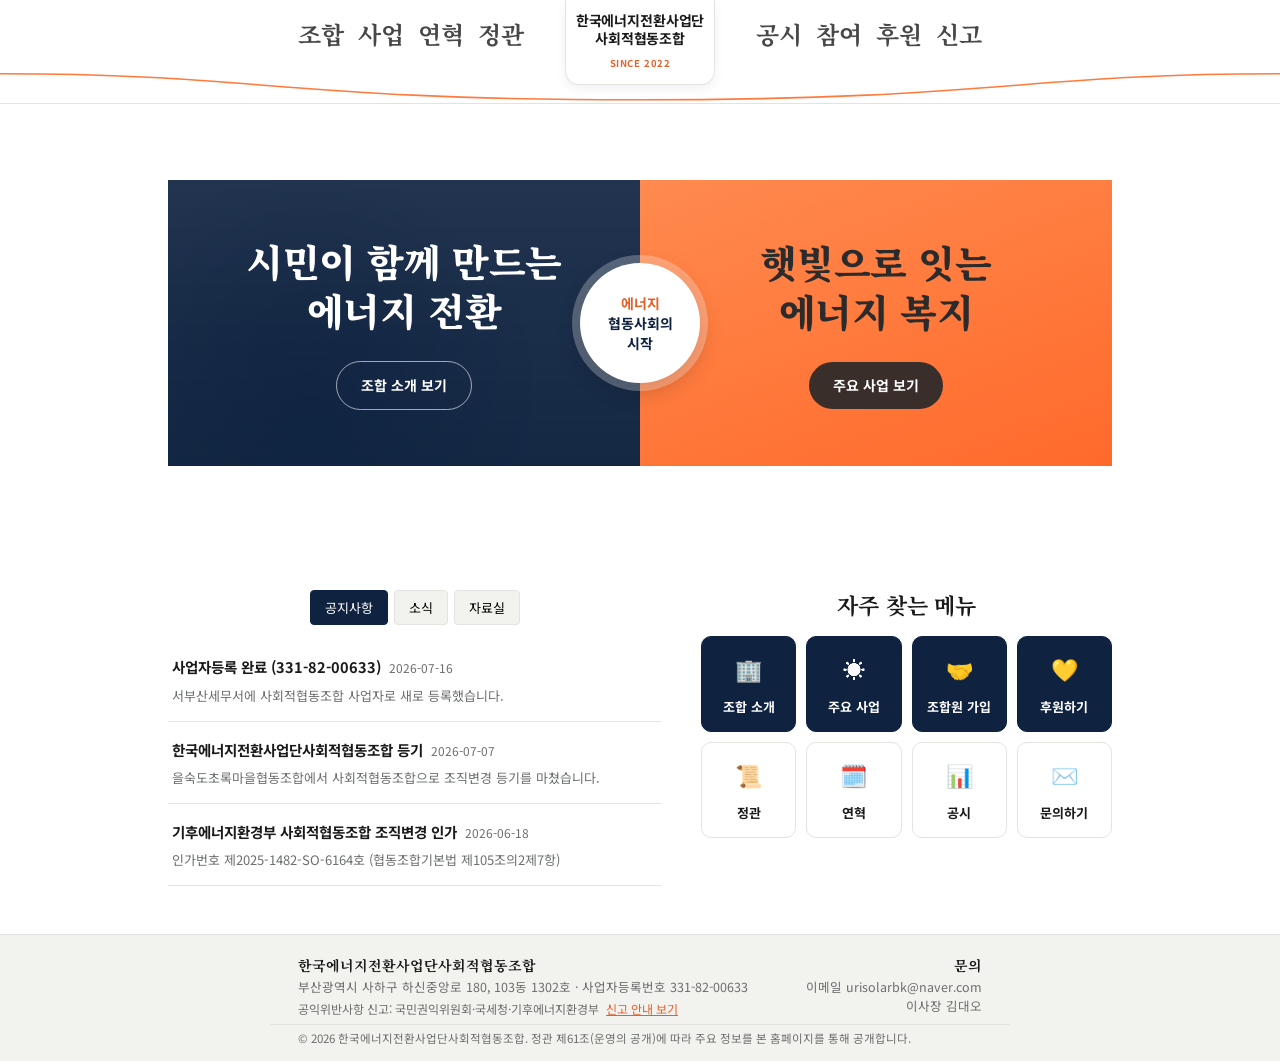
<file: index.html>
<!DOCTYPE html>
<html lang="ko">
<head>
<meta charset="UTF-8">
<meta name="naver-site-verification" content="969f126d2bc33b8b10860d7346934b035fece2af" />
<meta name="viewport" content="width=device-width, initial-scale=1.0">
<title>한국에너지전환사업단사회적협동조합</title>
<meta name="description" content="한국에너지전환사업단사회적협동조합 - 시민주도 재생에너지와 에너지복지로 에너지 협동사회를 만드는 사회적협동조합입니다.">
<meta property="og:type" content="website">
<meta property="og:site_name" content="한국에너지전환사업단사회적협동조합">
<meta property="og:title" content="한국에너지전환사업단사회적협동조합">
<meta property="og:description" content="시민주도 재생에너지와 에너지복지로 에너지 협동사회를 만드는 사회적협동조합입니다.">
<meta property="og:url" content="https://ketcoop.com/">
<meta property="og:locale" content="ko_KR">
<meta property="og:image" content="https://ketcoop.com/설립인가증.png">
<link rel="preconnect" href="https://fonts.googleapis.com">
<link href="https://fonts.googleapis.com/css2?family=Noto+Serif+KR:wght@500;700;900&family=Noto+Sans+KR:wght@400;500;700&display=swap" rel="stylesheet">
<link rel="stylesheet" href="style.css">
</head>
  
<body>

<header class="header-shell">
  <div class="nav-row">
    <nav class="nav-left"><ul>
      <li><a href="about.html">조합</a></li>
      <li><a href="business.html">사업</a></li>
      <li><a href="history.html">연혁</a></li>
      <li><a href="articles.html">정관</a></li>
    </ul></nav>
    <div class="brand-spacer"></div>
    <nav class="nav-right"><ul>
      <li><a href="disclosure.html">공시</a></li>
      <li><a href="participate.html">참여</a></li>
      <li><a href="donate.html">후원</a></li>
      <li><a href="report.html">신고</a></li>
    </ul></nav>
  </div>
  <div class="wave-wrap">
    <svg viewBox="0 0 1440 64" preserveAspectRatio="none">
      <path d="M0,0 L1440,0 L1440,9 C1150,9 1120,58 720,58 C320,58 290,9 0,9 Z" fill="var(--paper)"/>
      <path d="M0,9 C290,9 320,58 720,58 C1120,58 1150,9 1440,9" fill="none" stroke="var(--amber)" stroke-width="3"/>
    </svg>
  </div>
  <div class="brand-tab">
    <a href="index.html"><span class="bn">한국에너지전환사업단<br>사회적협동조합</span></a>
    <span class="bs">SINCE 2022</span>
  </div>
</header>

<section class="split-hero">
  <div class="half left">
    <h1>시민이 함께 만드는<br>에너지 전환</h1>
    <a href="about.html" class="pill">조합 소개 보기</a>
  </div>
  <div class="half right">
    <h1>햇빛으로 잇는<br>에너지 복지</h1>
    <a href="business.html" class="pill">주요 사업 보기</a>
  </div>
  <div class="badge"><span><em>에너지</em><br>협동사회의<br>시작</span></div>
</section>

<div class="home-grid">
  <div>
    <div class="tabs">
      <button type="button" class="on" data-tab="notice">공지사항</button>
      <button type="button" data-tab="news">소식</button>
      <button type="button" data-tab="docs">자료실</button>
    </div>
    <ul class="tab-list" id="tab-notice">
      <li><b>사업자등록 완료 (331-82-00633)</b><span class="d">2026-07-16</span><p>서부산세무서에 사회적협동조합 사업자로 새로 등록했습니다.</p></li>
      <li><b>한국에너지전환사업단사회적협동조합 등기</b><span class="d">2026-07-07</span><p>을숙도초록마을협동조합에서 사회적협동조합으로 조직변경 등기를 마쳤습니다.</p></li>
      <li><b>기후에너지환경부 사회적협동조합 조직변경 인가</b><span class="d">2026-06-18</span><p>인가번호 제2025-1482-SO-6164호 (협동조합기본법 제105조의2제7항)</p></li>
    </ul>
    <ul class="tab-list" id="tab-news" hidden>
      <li><b>홈페이지를 열었습니다</b><span class="d">2026-11-03</span><p>조합 소개, 정관, 연혁, 공시, 조합원 가입, 후원 안내를 한곳에서 볼 수 있습니다.</p></li>
    </ul>
    <ul class="tab-list" id="tab-docs" hidden>
      <li><b><a href="articles.html">정관 전문</a></b><span class="d">2025-08-31 제정</span><p>8장 69개 조, 장별로 나눠 볼 수 있습니다.</p></li>
      <li><b><a href="사업자등록증.png" target="_blank">사업자등록증</a></b><span class="d">2026-07-16</span></li>
      <li><b><a href="설립인가증.png" target="_blank">사회적협동조합 조직변경 인가증</a></b><span class="d">2026-06-18</span></li>
    </ul>
  </div>
  <div class="quick">
    <h2>자주 찾는 메뉴</h2>
    <div class="quick-grid">
      <a class="dark" href="about.html"><span class="ic">🏢</span>조합 소개</a>
      <a class="dark" href="business.html"><span class="ic">☀️</span>주요 사업</a>
      <a class="dark" href="participate.html"><span class="ic">🤝</span>조합원 가입</a>
      <a class="dark" href="donate.html"><span class="ic">💛</span>후원하기</a>
      <a href="articles.html"><span class="ic">📜</span>정관</a>
      <a href="history.html"><span class="ic">🗓️</span>연혁</a>
      <a href="disclosure.html"><span class="ic">📊</span>공시</a>
      <a href="mailto:urisolarbk@naver.com"><span class="ic">✉️</span>문의하기</a>
    </div>
  </div>
</div>

<footer id="contact">
  <div class="wrap foot-inner">
    <div>
      <strong>한국에너지전환사업단사회적협동조합</strong><br>
      부산광역시 사하구 하신중앙로 180, 103동 1302호 · 사업자등록번호 331-82-00633
      <p class="foot-report">공익위반사항 신고: 국민권익위원회·국세청·기후에너지환경부 <a href="report.html">신고 안내 보기</a></p>
    </div>
    <div>
      <strong>문의</strong><br>
      이메일 <a href="mailto:urisolarbk@naver.com">urisolarbk@naver.com</a><br>이사장 김대오
    </div>
  </div>
  <div class="wrap legal">
    &copy; 2026 한국에너지전환사업단사회적협동조합. 정관 제61조(운영의 공개)에 따라 주요 정보를 본 홈페이지를 통해 공개합니다.
  </div>
</footer>

<script>
document.querySelectorAll('.tabs button').forEach(function(b){
  b.addEventListener('click', function(){
    document.querySelectorAll('.tabs button').forEach(function(x){ x.classList.toggle('on', x === b); });
    document.querySelectorAll('.tab-list').forEach(function(l){ l.hidden = (l.id !== 'tab-' + b.dataset.tab); });
  });
});
</script>

</body>
</html>
</file>
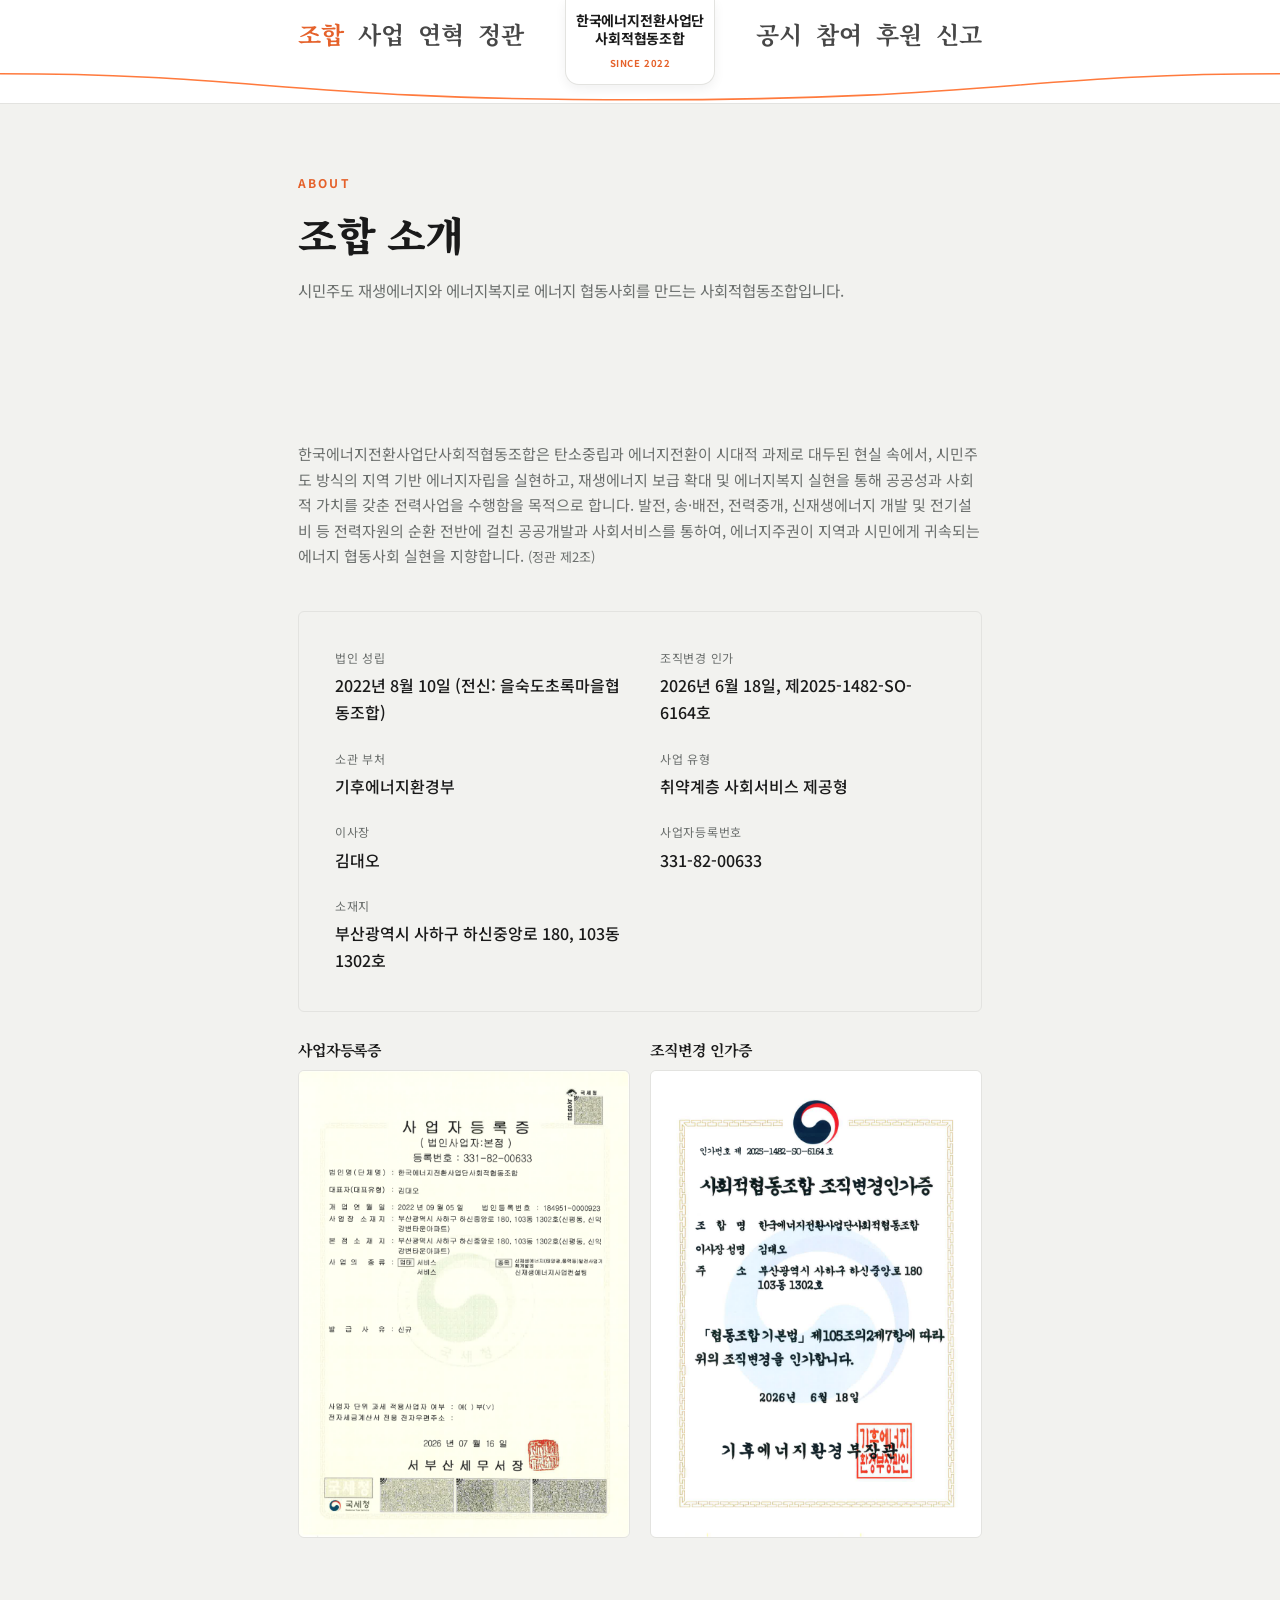
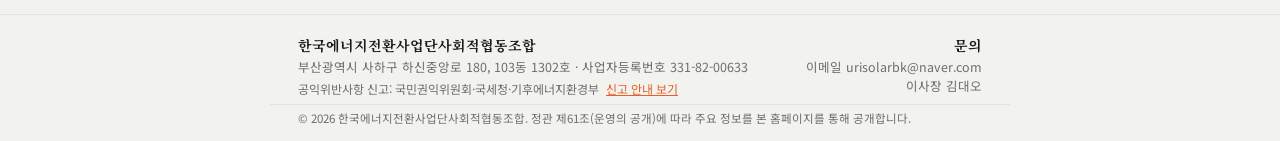
<file: about.html>
<!DOCTYPE html>
<html lang="ko">
<head>
<meta charset="UTF-8">
<meta name="viewport" content="width=device-width, initial-scale=1.0">
<title>조합 소개 | 한국에너지전환사업단사회적협동조합</title>
<meta name="description" content="한국에너지전환사업단사회적협동조합 - 시민주도 재생에너지와 에너지복지로 에너지 협동사회를 만드는 사회적협동조합입니다.">
<meta property="og:type" content="website">
<meta property="og:site_name" content="한국에너지전환사업단사회적협동조합">
<meta property="og:title" content="한국에너지전환사업단사회적협동조합">
<meta property="og:description" content="시민주도 재생에너지와 에너지복지로 에너지 협동사회를 만드는 사회적협동조합입니다.">
<meta property="og:url" content="https://ketcoop.com/about.html">
<meta property="og:locale" content="ko_KR">
<meta property="og:image" content="https://ketcoop.com/설립인가증.png">
<link rel="preconnect" href="https://fonts.googleapis.com">
<link href="https://fonts.googleapis.com/css2?family=Noto+Serif+KR:wght@500;700;900&family=Noto+Sans+KR:wght@400;500;700&display=swap" rel="stylesheet">
<link rel="stylesheet" href="style.css">
</head>
  
<body>

<header class="header-shell">
  <div class="nav-row">
    <nav class="nav-left"><ul>
      <li><a href="about.html" class="active">조합</a></li>
      <li><a href="business.html">사업</a></li>
      <li><a href="history.html">연혁</a></li>
      <li><a href="articles.html">정관</a></li>
    </ul></nav>
    <div class="brand-spacer"></div>
    <nav class="nav-right"><ul>
      <li><a href="disclosure.html">공시</a></li>
      <li><a href="participate.html">참여</a></li>
      <li><a href="donate.html">후원</a></li>
      <li><a href="report.html">신고</a></li>
    </ul></nav>
  </div>
  <div class="wave-wrap">
    <svg viewBox="0 0 1440 64" preserveAspectRatio="none">
      <path d="M0,0 L1440,0 L1440,9 C1150,9 1120,58 720,58 C320,58 290,9 0,9 Z" fill="var(--paper)"/>
      <path d="M0,9 C290,9 320,58 720,58 C1120,58 1150,9 1440,9" fill="none" stroke="var(--amber)" stroke-width="3"/>
    </svg>
  </div>
  <div class="brand-tab">
    <a href="index.html"><span class="bn">한국에너지전환사업단<br>사회적협동조합</span></a>
    <span class="bs">SINCE 2022</span>
  </div>
</header>

<section class="page-hero">
  <div class="wrap">
    <span class="eyebrow">About</span>
    <h1>조합 소개</h1>
    <p>시민주도 재생에너지와 에너지복지로 에너지 협동사회를 만드는 사회적협동조합입니다.</p>
  </div>
</section>

<section class="alt" id="about">
  <div class="wrap">
    <div class="section-head">
      <p>한국에너지전환사업단사회적협동조합은 탄소중립과 에너지전환이 시대적 과제로 대두된 현실 속에서, 시민주도 방식의 지역 기반 에너지자립을 실현하고, 재생에너지 보급 확대 및 에너지복지 실현을 통해 공공성과 사회적 가치를 갖춘 전력사업을 수행함을 목적으로 합니다. 발전, 송·배전, 전력중개, 신재생에너지 개발 및 전기설비 등 전력자원의 순환 전반에 걸친 공공개발과 사회서비스를 통하여, 에너지주권이 지역과 시민에게 귀속되는 에너지 협동사회 실현을 지향합니다. <span style="color:var(--steel);font-size:13px;">(정관 제2조)</span></p>
    </div>
    <div class="info-card">
      <div class="info-row"><dt>법인 성립</dt><dd>2022년 8월 10일 (전신: 을숙도초록마을협동조합)</dd></div>
      <div class="info-row"><dt>조직변경 인가</dt><dd>2026년 6월 18일, 제2025-1482-SO-6164호</dd></div>
      <div class="info-row"><dt>소관 부처</dt><dd>기후에너지환경부</dd></div>
      <div class="info-row"><dt>사업 유형</dt><dd>취약계층 사회서비스 제공형</dd></div>
      <div class="info-row"><dt>이사장</dt><dd>김대오</dd></div>
      <div class="info-row"><dt>사업자등록번호</dt><dd>331-82-00633</dd></div>
      <div class="info-row"><dt>소재지</dt><dd>부산광역시 사하구 하신중앙로 180, 103동 1302호</dd></div>
    </div>
    <div class="doc-image-grid">
      <div class="doc-image-box">
        <h3>사업자등록증</h3>
        <a href="사업자등록증.png" target="_blank" title="클릭 시 원본 크게 보기"><img src="사업자등록증.png" alt="사업자등록증"></a>
      </div>
      <div class="doc-image-box">
        <h3>조직변경 인가증</h3>
        <a href="설립인가증.png" target="_blank" title="클릭 시 원본 크게 보기"><img src="설립인가증.png" alt="사회적협동조합 조직변경 인가증"></a>
      </div>
    </div>
  </div>
</section>

<footer id="contact">
  <div class="wrap foot-inner">
    <div>
      <strong>한국에너지전환사업단사회적협동조합</strong><br>
      부산광역시 사하구 하신중앙로 180, 103동 1302호 · 사업자등록번호 331-82-00633
      <p class="foot-report">공익위반사항 신고: 국민권익위원회·국세청·기후에너지환경부 <a href="report.html">신고 안내 보기</a></p>
    </div>
    <div>
      <strong>문의</strong><br>
      이메일 <a href="mailto:urisolarbk@naver.com">urisolarbk@naver.com</a><br>이사장 김대오
    </div>
  </div>
  <div class="wrap legal">
    &copy; 2026 한국에너지전환사업단사회적협동조합. 정관 제61조(운영의 공개)에 따라 주요 정보를 본 홈페이지를 통해 공개합니다.
  </div>
</footer>

</body>
</html>
</file>
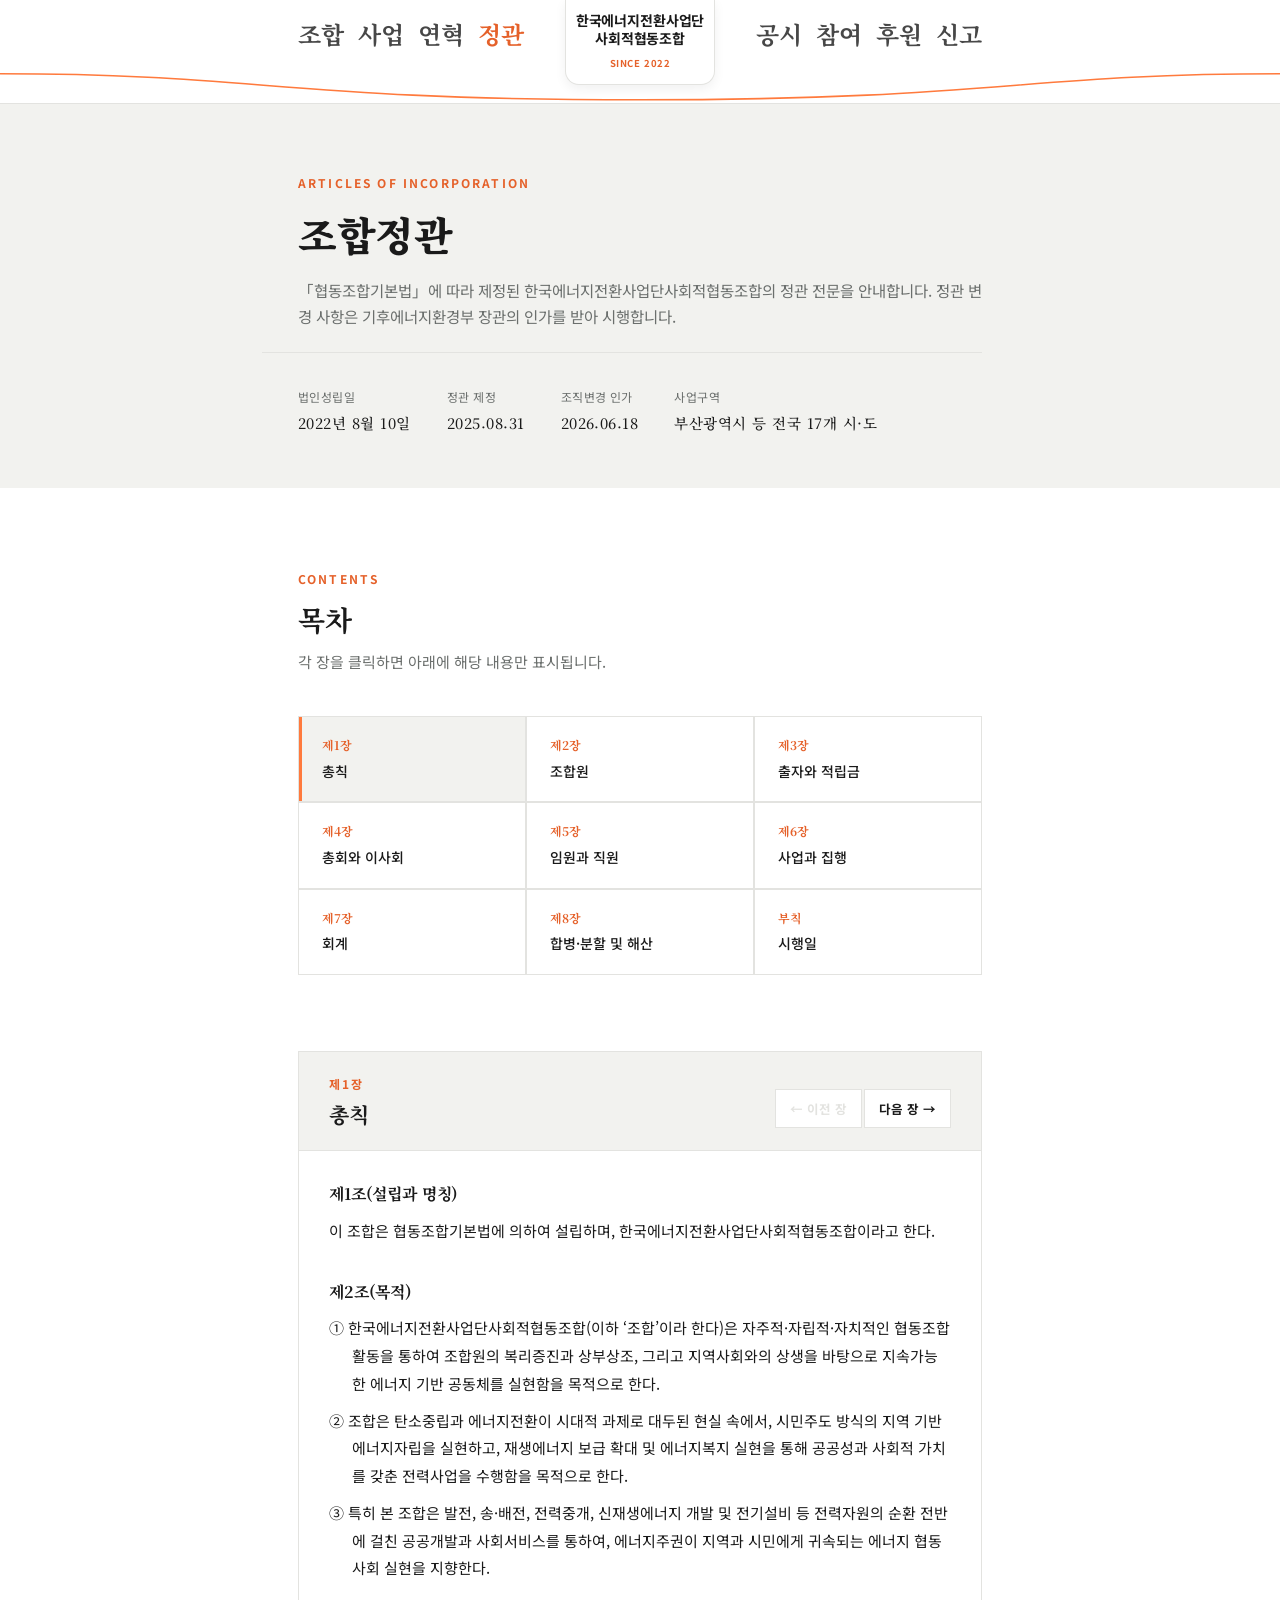
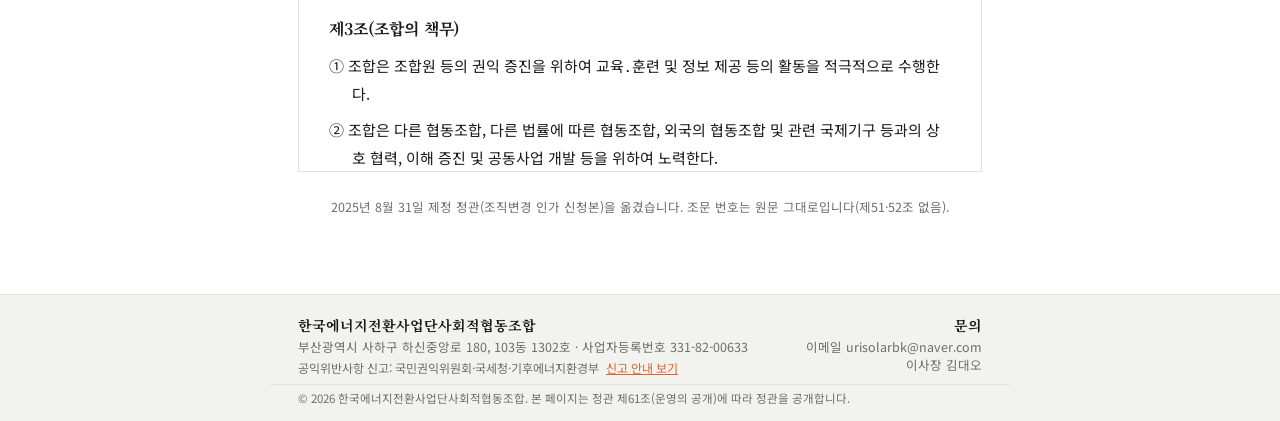
<file: articles.html>
<!DOCTYPE html>
<html lang="ko">
<head>
<meta charset="UTF-8">
<meta name="viewport" content="width=device-width, initial-scale=1.0">
<title>조합정관 | 한국에너지전환사업단사회적협동조합</title>
<meta name="description" content="한국에너지전환사업단사회적협동조합 정관 전문(全文) 공시 페이지입니다.">
<meta property="og:type" content="website">
<meta property="og:site_name" content="한국에너지전환사업단사회적협동조합">
<meta property="og:title" content="정관 | 한국에너지전환사업단사회적협동조합">
<meta property="og:description" content="한국에너지전환사업단사회적협동조합 정관 전문(全文) 공시 페이지입니다.">
<meta property="og:url" content="https://ketcoop.com/articles.html">
<meta property="og:image" content="https://ketcoop.com/og-image.png">
<meta property="og:locale" content="ko_KR">
<link rel="preconnect" href="https://fonts.googleapis.com">
<link href="https://fonts.googleapis.com/css2?family=Noto+Serif+KR:wght@500;700;900&family=Noto+Sans+KR:wght@400;500;700&display=swap" rel="stylesheet">
<link rel="stylesheet" href="style.css">
</head>
<body>

<header class="header-shell">
  <div class="nav-row">
    <nav class="nav-left"><ul>
      <li><a href="about.html">조합</a></li>
      <li><a href="business.html">사업</a></li>
      <li><a href="history.html">연혁</a></li>
      <li><a href="#toc" class="active">정관</a></li>
    </ul></nav>
    <div class="brand-spacer"></div>
    <nav class="nav-right"><ul>
      <li><a href="disclosure.html">공시</a></li>
      <li><a href="participate.html">참여</a></li>
      <li><a href="donate.html">후원</a></li>
      <li><a href="report.html">신고</a></li>
    </ul></nav>
  </div>
  <div class="wave-wrap">
    <svg viewBox="0 0 1440 64" preserveAspectRatio="none">
      <path d="M0,0 L1440,0 L1440,9 C1150,9 1120,58 720,58 C320,58 290,9 0,9 Z" fill="var(--paper)"/>
      <path d="M0,9 C290,9 320,58 720,58 C1120,58 1150,9 1440,9" fill="none" stroke="var(--amber)" stroke-width="3"/>
    </svg>
  </div>
  <div class="brand-tab">
    <a href="index.html"><span class="bn">한국에너지전환사업단<br>사회적협동조합</span></a>
    <span class="bs">SINCE 2022</span>
  </div>
</header>

<section class="page-hero">
  <div class="wrap">
    <span class="eyebrow">Articles of Incorporation</span>
    <h1>조합정관</h1>
    <p>「협동조합기본법」에 따라 제정된 한국에너지전환사업단사회적협동조합의 정관 전문을 안내합니다. 정관 변경 사항은 기후에너지환경부 장관의 인가를 받아 시행합니다.</p>
    <div class="hero-meta">
      <div>법인성립일<strong>2022년 8월 10일</strong></div>
      <div>정관 제정<strong>2025.08.31</strong></div>
      <div>조직변경 인가<strong>2026.06.18</strong></div>
      <div>사업구역<strong>부산광역시 등 전국 17개 시·도</strong></div>
    </div>
  </div>
</section>

<section id="toc-section">
  <div class="wrap">
    <div class="section-head">
      <span class="eyebrow">Contents</span>
      <h2>목차</h2>
      <p>각 장을 클릭하면 아래에 해당 내용만 표시됩니다.</p>
    </div>
    <div class="toc-grid" id="toc"><a class="toc-item" href="#ch1" data-chapter="ch1"><span class="toc-num">제1장</span><span class="toc-title">총칙</span></a><a class="toc-item" href="#ch2" data-chapter="ch2"><span class="toc-num">제2장</span><span class="toc-title">조합원</span></a><a class="toc-item" href="#ch3" data-chapter="ch3"><span class="toc-num">제3장</span><span class="toc-title">출자와 적립금</span></a><a class="toc-item" href="#ch4" data-chapter="ch4"><span class="toc-num">제4장</span><span class="toc-title">총회와 이사회</span></a><a class="toc-item" href="#ch5" data-chapter="ch5"><span class="toc-num">제5장</span><span class="toc-title">임원과 직원</span></a><a class="toc-item" href="#ch6" data-chapter="ch6"><span class="toc-num">제6장</span><span class="toc-title">사업과 집행</span></a><a class="toc-item" href="#ch7" data-chapter="ch7"><span class="toc-num">제7장</span><span class="toc-title">회계</span></a><a class="toc-item" href="#ch8" data-chapter="ch8"><span class="toc-num">제8장</span><span class="toc-title">합병·분할 및 해산</span></a><a class="toc-item" href="#addendum" data-chapter="addendum"><span class="toc-num">부칙</span><span class="toc-title">시행일</span></a></div>
  </div>
</section>

<section id="doc" style="padding-top:0;">
  <div class="wrap doc-body">
    <div class="doc-frame" id="docFrame">
      <div class="doc-frame-bar">
        <div>
          <span class="eyebrow" id="activeEyebrow">제1장</span>
          <h2 id="activeTitle">총칙</h2>
        </div>
        <div class="doc-frame-nav">
          <button type="button" class="frame-nav-btn" id="prevChapterBtn">← 이전 장</button>
          <button type="button" class="frame-nav-btn" id="nextChapterBtn">다음 장 →</button>
        </div>
      </div>
      <div class="doc-scroll" id="docScroll">
<div class="panel" id="panel-ch1" data-label="제1장" data-title="총칙">
<article class="article" id="jo1">
<h3>제1조(설립과 명칭)</h3>
<p class="plain">이 조합은 협동조합기본법에 의하여 설립하며, 한국에너지전환사업단사회적협동조합이라고 한다.</p>
</article>
<article class="article" id="jo2">
<h3>제2조(목적)</h3>
<p class="clause">① 한국에너지전환사업단사회적협동조합(이하 ‘조합’이라 한다)은 자주적·자립적·자치적인 협동조합 활동을 통하여 조합원의 복리증진과 상부상조, 그리고 지역사회와의 상생을 바탕으로 지속가능한 에너지 기반 공동체를 실현함을 목적으로 한다.</p><p class="clause">② 조합은 탄소중립과 에너지전환이 시대적 과제로 대두된 현실 속에서, 시민주도 방식의 지역 기반 에너지자립을 실현하고, 재생에너지 보급 확대 및 에너지복지 실현을 통해 공공성과 사회적 가치를 갖춘 전력사업을 수행함을 목적으로 한다.</p><p class="clause">③ 특히 본 조합은 발전, 송·배전, 전력중개, 신재생에너지 개발 및 전기설비 등 전력자원의 순환 전반에 걸친 공공개발과 사회서비스를 통하여, 에너지주권이 지역과 시민에게 귀속되는 에너지 협동사회 실현을 지향한다.</p>
</article>
<article class="article" id="jo3">
<h3>제3조(조합의 책무)</h3>
<p class="clause">① 조합은 조합원 등의 권익 증진을 위하여 교육․훈련 및 정보 제공 등의 활동을 적극적으로 수행한다.</p><p class="clause">② 조합은 다른 협동조합, 다른 법률에 따른 협동조합, 외국의 협동조합 및 관련 국제기구 등과의 상호 협력, 이해 증진 및 공동사업 개발 등을 위하여 노력한다.</p>
</article>
<article class="article" id="jo4">
<h3>제4조(사무소의 소재지와 사업구역)</h3>
<p class="clause">① 조합의 주된 사무소는 부산광역시에 두며，규정에 따라 필요한 곳에 지사무소를 둘 수 있다.</p><p class="clause">② 조합의 사업구역은 부산광역시, 서울특별시, 인천광역시, 대구광역시, 광주광역시, 대전광역시, 울산광역시, 세종특별자치시, 경기도, 강원도, 충청북도, 충청남도, 전라북도, 전라남도，경상북도, 경상남도，제주특별자치도로 한다.</p>
</article>
<article class="article" id="jo5">
<h3>제5조(공고방법)</h3>
<p class="clause">① 조합의 공고는 주된 사무소의 게시판(지사무소의 게시판을 포함한다)과 홈페이지에 게시하고, 필요하다고 인정하는 때에는 경기도에서 발간되는 일간신문 또는 중앙일간지에 게재할 수 있다.</p><p class="clause">② 제1항의 공고기간은 7일 이상으로 하며, 조합원의 이해에 중대한 영향을 미칠 수 있는 내용에 대하여는 공고와 함께 서면으로 조합원에게 통지하여야 한다.</p>
</article>
<article class="article" id="jo6">
<h3>제6조(통지 및 최고방법)</h3>
<p class="plain">조합원에 대한 통지 및 최고는 조합원 명부에 기재된 주소지로 하고, 통지 및 최고기간은 7일 이상으로 한다.</p><p class="plain">다만, 조합원이 따로 연락받을 연락처를 지정하였을 때에는 그곳으로 한다. 회의 개최에 관한 통지는 전자 문서(전자 우편과 전화 메시지를 포함한다. 이하 같다) 및 전체 조합원이 가입한 온라인 커뮤니티를 통해 통지할 수 있다.</p>
</article>
<article class="article" id="jo7">
<h3>제7조(공직선거 관여 금지)</h3>
<p class="clause">① 조합은 공직선거에 있어서 특정 정당을 지지․반대하거나 특정인을 당선되도록 하거나 당선되지 아니하도록 하는 일체의 행위를 하여서는 아니 된다.</p><p class="clause">② 누구든지 조합을 이용하여 제1항에 따른 행위를 하여서는 아니 된다.</p>
</article>
<article class="article" id="jo8">
<h3>제8조(규약 또는 규정)</h3>
<p class="plain">조합의 운영 및 사업실시에 관하여 필요한 사항으로서 이 정관으로 정한 것을 제외하고는 규약 또는 규정으로 정할 수 있다.</p>
</article>
</div>
<div class="panel" id="panel-ch2" data-label="제2장" data-title="조합원">
<article class="article" id="jo9">
<h3>제9조(조합원의 자격 및 유형)</h3>
<p class="clause">① 조합의 설립목적에 동의하고 조합원으로서 의무를 다하고자 하는 자는 조합원이 될 수 있다.</p><p class="clause">② 조합원의 유형은 다음 각 호와 같다.</p><ol class="item-list"><li>생산자조합원: 조합의 생산활동 등에 함께 참여하는 자</li><li>소비자조합원: 조합의 재화나 서비스를 이용하는 자</li><li>직원조합원: 조합에 고용된 자</li><li>자원봉사자조합원: 조합에 무상으로 필요한 서비스 등을 제공하는 자</li><li>후원자조합원: 조합에 필요한 물품 등을 기부하거나 자금 등을 후원하는 자</li></ol>
</article>
<article class="article" id="jo10">
<h3>제10조(조합원의 가입)</h3>
<p class="clause">① 조합원의 자격을 가진 자가 조합에 가입하고자 할 때에는 가입신청서를 제출하여야 한다.</p><p class="clause">② 조합은 제1항에 따른 신청서가 접수되면 신청인의 자격을 확인하고 가입의 가부를 결정하여 신청서를 접수한 날부터 2주 이내에 신청인에게 서면 또는 전화 등의 방법으로 통지하여야 한다.</p><p class="clause">③ 제2항의 규정에 따라 가입의 통지를 받은 자는 조합에 가입할 자격을 가지며 납입하기로 한 출자좌수에 대한 금액 중 제1회의 금액을 지정한 기일 내에 조합에 납부함으로써 조합원이 된다.</p><p class="clause">④ 조합은 정당한 사유 없이 조합원의 자격을 갖추고 있는 자에 대하여 가입을 거절하거나 가입에 관하여 다른 조합원보다 불리한 조건을 붙일 수 없다.</p>
</article>
<article class="article" id="jo11">
<h3>제11조(조합원의 고지의무)</h3>
<p class="plain">조합원은 제9조 제1항에 따라 제출한 가입신청서의 기재사항에 변경이 있을 때 또는 조합원의 자격을 상실하였을 때에는 지체 없이 조합에 이를 고지하여야 한다.</p>
</article>
<article class="article" id="jo12">
<h3>제12조(조합원의 책임)</h3>
<p class="plain">조합원의 책임은 납입한 출자액을 한도로 한다.</p>
</article>
<article class="article" id="jo13">
<h3>제13조(탈퇴)</h3>
<p class="clause">① 조합원은 탈퇴의사를 알리고 조합을 탈퇴할 수 있다.</p><p class="clause">② 조합원은 다음 각 호의 어느 하나에 해당하는 때에는 당연히 탈퇴된다.</p><ol class="item-list"><li>조합원 지위의 양도 등 조합원으로서의 자격을 상실한 경우</li><li>사망한 경우</li><li>파산한 경우</li><li>후견선고를 받은 경우</li><li>조합원인 법인이 해산한 경우</li></ol>
</article>
<article class="article" id="jo14">
<h3>제14조(제명)</h3>
<p class="clause">① 조합은 조합원이 다음 각 호의 어느 하나에 해당하면 총회의 의결을 얻어 제명할 수 있다.</p><ol class="item-list"><li>출자금 및 경비의 납입, 총회출석, 교육 등 조합에 대한 의무를 이행하지 아니한 경우</li><li>조합의 목적사업과 관련된 법령․행정처분․정관 및 규정을 위반한 경우</li><li>고의 또는 중대한 과실로 조합의 사업을 방해하거나 신용을 상실하게 하는 행위를 한 경우</li></ol><p class="clause">② 조합은 제1항에 따라 조합원을 제명하고자 할 때에는 총회 개최 10일 전에 그 조합원에게 제명의 사유를 알리고 총회에서 의견을 진술할 기회를 주어야 한다.</p><p class="clause">③ 제2항에 따른 의견진술의 기회를 주지 아니하고 행한 총회의 제명 의결은 해당 조합원에게 효력이 없다.</p><p class="clause">④ 조합은 제명결의가 있었을 때에 제명된 조합원에게 제명이유를 서면으로 통지하여야 한다.</p>
</article>
<article class="article" id="jo15">
<h3>제15조(탈퇴․제명조합원의 출자금환급청구권)</h3>
<p class="clause">① 조합을 탈퇴하거나 조합으로부터 제명된 조합원은 다음 각 호의 정하는 바에 따라 출자금의 환급을 청구할 수 있다.</p><ol class="item-list"><li>제13조의 규정에 의한 탈퇴의 경우에는 탈퇴조합원의 출자금에 해당하는 금액</li><li>제14조 제1항의 1호 및 2호의 규정에 의한 제명의 경우에는 제명조합원의 출자금에 해당하는 금액</li></ol><p class="clause">② 조합은 탈퇴 조합원이 조합에 대한 채무를 다 갚을 때까지는 제1항에 따른 출자금의 환급을 정지할 수 있다.</p><p class="clause">③ 조합은 탈퇴하거나 제명된 조합원이 조합에 대하여 채무가 있을 때에는 제1항에 따른 환급금과 상계할 수 있다.</p><p class="clause">④ 제1항에 따른 청구권은 탈퇴하거나 제명된 날부터 2년간 행사하지 아니하면 소멸된다.</p>
</article>
<article class="article" id="jo16">
<h3>제16조(탈퇴조합원의 손실액 부담)</h3>
<p class="clause">① 탈퇴한 조합원의 출자금 환급분을 계산할 때 이 조합의 재산으로 그 채무를 다 갚을 수 없는 경우에는 탈퇴한 조합원은 탈퇴 조합원이 부담하여야 할 손실액의 납입을 청구할 수 있다.</p><p class="clause">② 제1항에 따른 손실액의 납입 청구에 관하여는 제15조 5항을 준용한다.</p>
</article>
</div>
<div class="panel" id="panel-ch3" data-label="제3장" data-title="출자와 적립금">
<article class="article" id="jo17">
<h3>제17조(출자)</h3>
<p class="clause">① 조합원은 1좌 이상의 출자를 하여야 하며 출자 1좌의 금액은 10,000원으로 한다.</p><p class="clause">② 한 조합원의 출자좌수는 총 출자좌수의 100분의 30을 넘어서는 아니 된다.</p><p class="clause">③ 출자금은 일시에 납입한다. 다만, 불가피할 경우에는 2회로 나누어 납입할 수 있다.</p><p class="clause">④ 제3항 단서의 경우 출자 제1회의 납입금액은 출자금액의 2분의 1로 하고, 제2회 납입일자는 제1회 출자납입일로부터 6개월 이내로 한다.</p><p class="clause">⑤ 조합에 납입할 출자금은 조합에 대한 채권과 상계하지 못한다.</p><p class="clause">⑥ 출자는 현물로도 할 수 있고, 현물출자의 경우 규약이 정하는 바에 따라 출자액을 계산한다. 이 경우 현물출자자는 출자의 납입기일에 출자의 목적인 재산의 전부를 조합 또는 조합에서 지정한 장소에 납입하여야 한다.</p>
</article>
<article class="article" id="jo18">
<h3>제18조(출자증서 등의 교부)</h3>
<p class="clause">① 조합의 이사장은 조합원이 제17조의 규정에 의하여 최초 출자금을 납입한 때 및 조합원이 요구할 때에는 다음 각 호의 사항을 적은 출자증서 또는 출자를 확인할 수 있는 증표에 기명날인하여 조합원에게 발급하여야 한다.</p><ol class="item-list"><li>조합의 명칭</li><li>조합원의 성명 또는 명칭</li><li>조합 가입 연월일</li><li>출자금의 납입 연월일</li><li>출자금액 또는 출자좌수</li><li>발행 연월일</li></ol><p class="clause">② 조합의 이사장은 매년 정기총회 7일 전까지 조합원의 출자금액 변동상황을 조합원에게 알려주어야 한다. 이 경우 우편, 이메일, 전자 문서, 전체 조합원이 가입한 온라인 커뮤니티 등을 이용하여 통지 할 수 있다.</p>
</article>
<article class="article" id="jo19">
<h3>제19조(출자금 등의 양도와 취득금지)</h3>
<p class="clause">① 조합원 지위의 양도 또는 조합원 출자금의 양도는 총회의 의결을 받아야 한다.</p><p class="clause">② 조합원이 아닌 자가 출자금을 양수하려고 할 때에는 가입의 예에 따라야 한다.</p><p class="clause">③ 출자금의 양수인은 그 출자금에 관하여 양도인의 권리의무를 승계한다.</p><p class="clause">④ 조합원은 출자금을 공유하지 못한다.</p><p class="clause">⑤ 조합은 조합원의 출자금을 취득하거나 이를 질권의 목적으로 하여서는 아니 된다.</p>
</article>
<article class="article" id="jo20">
<h3>제20조(출자금액의 감소의결)</h3>
<p class="clause">① 조합은 부득이한 사유가 있을 때에는 조합원의 신청에 의하여 출자좌수를 감소할 수 있다.</p><p class="clause">② 조합은 출자 1좌의 금액 또는 출자좌수의 감소(이하 “출자감소”라 한다)를 총회에서 의결한 경우에는 그 의결을 한 날부터 14일 이내에 대차대조표를 작성한다.</p><p class="clause">③ 조합은 제1항에 따른 의결을 한 날부터 14일 이내에 채권자에 대하여 이의가 있으면 조합의 주된 사무소에 이를 서면으로 진술하라는 취지를 공고하고, 이미 알고 있는 채권자에게는 개별적으로 최고하여야 한다.</p><p class="clause">④ 제3항에 따른 이의신청 기간은 30일 이상으로 한다.</p><p class="clause">⑤ 그 밖의 출자감소 절차와 방법에 관하여는 별도의 규약으로 정할 수 있다.</p>
</article>
<article class="article" id="jo21">
<h3>제21조(출자감소 의결에 대한 채권자의 이의)</h3>
<p class="clause">① 채권자가 제20조의 이의신청 기간에 출자감소에 관한 의결에 대하여 이의를 신청하지 아니하면 출자감소를 승인한 것으로 본다.</p><p class="clause">② 채권자가 이의를 신청하면 조합은 채무를 변제하거나 상당한 담보를 제공하여야 한다.</p>
</article>
<article class="article" id="jo22">
<h3>제22조(경비의 부과 및 징수)</h3>
<p class="clause">① 조합은 조합의 사업 및 그 사업에 부대하는 사업에 필요한 경비를 충당하기 위하여 조합원에게 경비를 부과 및 징수할 수 있다.</p><p class="clause">② 제1항에 따른 경비의 부과금액, 부과방법, 징수시기와 징수방법은 규약으로 정한다.</p><p class="clause">③ 조합원은 제1항에 따른 경비를 납입할 때 조합에 대한 채권과 상계할 수 없다.</p><p class="clause">④ 제2항의 부과금에 있어서 조합원에 대한 부과금액의 산정기준 사항에 변경이 있어도 이미 부과한 금액은 변경하지 못한다.</p>
</article>
<article class="article" id="jo23">
<h3>제23조(법정적립금)</h3>
<p class="clause">① 조합은 매 회계연도 결산의 결과 잉여금이 있는 때에는 해당 회계연도 말 출자금 납입총액의 3배가 될 때까지 잉여금의 100분의 30 이상을 적립하여야 한다.</p><p class="clause">② 제1항의 법정적립금은 손실금의 보전에 충당하거나 해산하는 경우 외에는 사용하여서는 아니 된다.</p>
</article>
<article class="article" id="jo24">
<h3>제24조(임의적립금)</h3>
<p class="clause">① 조합은 매 회계연도의 잉여금에서 제25조에 따른 법정적립금을 빼고 나머지가 있을 때에는 총회에서 결정하는 바에 따라 매 회계연도 잉여금의 100분의 20 이상을 임의적립금으로 적립할 수 있다.</p><p class="clause">② 임의적립금은 총회에서 결정하는 바에 따라 사업준비금, 사업개발비, 교육 등 특수목적을 위하여 지출할 수 있다.</p>
</article>
<article class="article" id="jo25">
<h3>제25조(이익금의 사회적 목적 사용)</h3>
<p class="clause">① 조합은 매 회계연도의 잉여금에서 제23조에 따른 법정적립금을 뺀 나머지에 대하여 총회에서 결정하는 바에 따라 그 3분의2 이상을 사회적 목적을 위해 사용한다.</p><p class="clause">② 제1항에 따른 사회적 목적 사용은 다음 용도로 사용한다.</p><ol class="item-list"><li>근로자의 근로조건 개선비(임금인상, 복리후생비, 성과급 등)</li><li>지역사회 기부 등 사회공헌사업</li><li>고용 확대를 위한 시설 투자 등(이를 위해 별도로 적립할 수 있다)</li></ol>
</article>
</div>
<div class="panel" id="panel-ch4" data-label="제4장" data-title="총회와 이사회">
<article class="article" id="jo26">
<h3>제26조(총회)</h3>
<p class="clause">① 조합은 총회를 둔다.</p><p class="clause">② 총회는 정기총회와 임시총회로 구분한다.</p><p class="clause">③ 총회는 이사장과 조합원으로 구성하며, 이사장이 그 의장이 된다.</p>
</article>
<article class="article" id="jo27">
<h3>제27조(대의원총회)</h3>
<p class="clause">① 조합원의 수가 200인을 초과하는 경우 총회에 갈음할 대의원 총회를 둘 수 있다.</p><p class="clause">② 대의원은 조합원 중에서 선출한다.</p><p class="clause">③ 대의원의 의결권 및 선거권은 대리인으로 하여금 행사하게 할 수 없다.</p><p class="clause">④ 대의원의 정수는 조합원 총수의 100분의 10 이상으로 하며, 임기는 2년으로 한다. 다만 그 대의원의 총수가 100명을 초과하는 경우에는 100명으로 할 수 있다.</p><p class="clause">⑤ 결원으로 인하여 선출된 대의원의 임기는 전임자의 임기의 남은 기간으로 한다.</p><p class="clause">⑥ 대의원은 조합원의 선거를 통하여 선출하며, 선거방법에 관한 사항은 선거관리규약으로 정한다.</p><p class="clause">⑦ 대의원총회에 관하여는 총회에 관한 사항을 준용하며, 이 경우 &quot;조합원&quot;은 &quot;대의원&quot;으로 본다.</p><p class="clause">⑧ 대의원총회는 조합의 합병, 분할 및 해산에 관한 사항은 의결할 수 없다.</p>
</article>
<article class="article" id="jo28">
<h3>제28조(대의원의 의무 및 자격상실)</h3>
<p class="clause">① 대의원은 성실히 대의원총회에 출석하고, 그 의결에 참여하여야 한다.</p><p class="clause">② 대의원총회는 대의원이 다음 각 호의 어느 하나에 해당하는 행위를 할 때에는 그 의결로 대의원자격을 상실하게 할 수 있다. 이 경우 해당 대의원에게 서면으로 자격상실 이유를 의결일 7일 전까지 통지하고, 총회 또는 대의원총회에서 의견을 진술할 기회를 주어야 한다.</p><ol class="item-list"><li>대의원총회 소집통지서를 받고 정당한 사유 없이 계속하여 2회 이상 출석하지 아니하거나 대의원총회에 출석하여 같은 안건에 대한 의결에 2회 이상 참가하지 아니한 경우</li><li>부정한 방법으로 대의원총회의 의사를 방해한 경우</li><li>고의 또는 중대한 과실로 이 조합의 명예 또는 신용을 훼손시킨 경우</li></ol>
</article>
<article class="article" id="jo29">
<h3>제29조(정기총회)</h3>
<p class="plain">정기총회는 매년 1회 회계연도 종료 후 2개월 이내에 이사장이 소집한다.</p>
</article>
<article class="article" id="jo30">
<h3>제30조(임시총회)</h3>
<p class="clause">① 임시총회는 다음 각 호의 어느 하나에 해당하는 경우에 이사장이 소집한다.</p><ol class="item-list"><li>이사장 및 이사회가 필요하다고 인정할 때</li><li>조합원이 조합원 5분의 1 이상의 동의를 받아 소집의 목적과 이유를 적은 서면을 제출하여 이사장에게 소집을 청구한 때</li><li>감사가 조합의 재산상황이나 업무집행에 부정한 사실이 있는 것을 발견하고 그 내용을 총회에 신속히 보고할 필요가 있다고 인정하여 이사장에게 소집을 청구한 때</li></ol><p class="clause">② 이사장은 제1항 제2호(제54조 규정에 따른 해임요구를 포함한다) 및 제3호의 청구를 받으면 정당한 사유가 없는 한 2주 이내에 소집절차를 밟아야 한다.</p><p class="clause">③ 제1항 제2호 및 제3호의 규정에 의하여 총회의 소집을 청구하였으나 총회를 소집할 자가 없거나 그 청구가 있은 날부터 2주 이내에 이사장이 총회의 소집절차를 밟지 아니한 때에는 감사가 7일 이내에 소집절차를 밟아야 한다. 이 경우 감사가 의장의 직무를 수행한다.</p><p class="clause">④ 감사가 제3항의 기한 이내에 총회의 소집절차를 밟지 아니하거나 소집할 수 없는 경우에는 제1항 제2호의 규정에 의하여 총회의 소집을 청구한 조합원의 대표가 이를 소집한다. 이 경우 조합원의 대표가 의장의 직무를 수행한다.</p>
</article>
<article class="article" id="jo31">
<h3>제31조(총회의 소집절차)</h3>
<p class="clause">① 이사장은 총회 개최 7일 전까지 회의목적·안건·일시 및 장소를 정하여 우편 또는 전자메일, 전체 조합원이 가입한 온라인 커뮤니티로 각 조합원에게 통지하여야 한다.</p><p class="clause">② 이사장이 궐위 또는 부득이한 사유로 총회를 소집할 수 없는 때에는 제56조에서 정하고 있는 순으로 이를 소집한다.</p>
</article>
<article class="article" id="jo32">
<h3>제32조(총회의 의결사항)</h3>
<p class="plain">다음 각 호의 사항은 총회의 의결을 얻어야 한다.</p><ol class="item-list"><li>정관의 변경</li><li>규약의 제정과 변경 또는 폐지</li><li>임원의 선출과 해임</li><li>사업계획 및 예산의 승인</li><li>결산보고서(사업보고서, 대차대조표, 손익계산서, 잉여금처분안 또는 손실금처리안 등을 말한다. 이하 같다)의 승인</li><li>감사보고서의 승인</li><li>조합의 합병, 분할, 해산 또는 휴업</li><li>조합원의 제명</li><li>탈퇴 조합원(제명된 조합원을 포함한다)에 대한 출자금 환급</li><li>그밖에 이사장 또는 이사회가 필요하다고 인정하는 사항</li></ol>
</article>
<article class="article" id="jo33">
<h3>제33조(총회의 의사)</h3>
<p class="clause">① 총회의 의사는 법령상 다른 규정이 있는 경우를 제외하고는 총 조합원 과반수의 출석으로 개회하고 출석조합원 과반수의 찬성으로 의결한다.</p><p class="clause">② 제1항의 규정에 의한 총회의 개의 정족수 미달로 총회가 유회된 때에는 이사장은 20일 이내에 다시 총회를 소집하여야 한다.</p><p class="clause">③ 총회는 제31조에 따라 미리 통지한 사항에 한하여 의결할 수 있다. 다만, 긴급을 요하여 총 조합원의 3분의 2 이상의 출석과 출석조합원 3분의 2 이상의 찬성이 있는 때에는 그러하지 아니하다.</p><p class="clause">④ 총회에서 조합과 조합원간의 이익이 상반되는 사항에 대하여 의결을 행할 때에는 해당 조합원은 의결에 참가하지 못한다. 이 경우 의결에 참가하지 못하는 조합원은 의결정족수에 포함되지 아니한다.</p>
</article>
<article class="article" id="jo34">
<h3>제34조(합병․분할 및 해산등의 의결)</h3>
<p class="plain">다음 각 호의 사항은 조합원 과반수의 출석과 출석조합원 3분의 2 이상의 찬성으로 의결한다.</p><ol class="item-list"><li>정관의 변경</li><li>조합의 합병․분할․해산 또는 휴업</li><li>조합원의 제명</li><li>탈퇴 조합원(제명된 조합원을 포함한다)에 대한 출자금 환급</li></ol>
</article>
<article class="article" id="jo35">
<h3>제35조(의결권 및 선거권)</h3>
<p class="clause">① 조합원은 출자좌수에 관계없이 각각 1개의 의결권과 선거권을 갖는다.</p><p class="clause">② 조합원은 대리인으로 하여금 의결권 및 선거권을 행사하게 할 수 있다. 이 경우 그 조합원은 출석한 것으로 본다.</p><p class="clause">③ 제36조의 자격을 갖춘 대리인이 의결권 또는 선거권을 행사할 때에는 대리권을 증명하는 서면을 의결권 또는 선거권을 행사하기 전에 조합이 정하는 양식에 따라 미리 조합에 제출하여야 한다.</p>
</article>
<article class="article" id="jo36">
<h3>제36조(대리인이 될 자격)</h3>
<p class="plain">전조 제2항에 따른 대리인은 다른 조합원 또는 본인과 동거하는 가족(조합원의 배우자, 조합원 또는 그 배우자의 직계 존속·비속과 형제자매, 조합원의 직계 존속·비속 및 형제자매의 배우자를 말한다. 이하 같다)이어야 하며, 대리인이 대리할 수 있는 조합원의 수는 1인에 한한다.</p>
</article>
<article class="article" id="jo37">
<h3>제37조(총회의 의사록)</h3>
<p class="clause">① 총회의 의사에 관하여 의사록을 작성하여야 한다.</p><p class="clause">② 의사록에는 의사의 진행 상황과 그 결과를 적고 의장과 총회에서 선출한 조합원 3인 이상이 기명날인하거나 서명하여야 한다.</p>
</article>
<article class="article" id="jo38">
<h3>제38조(총회의 운영규약)</h3>
<p class="plain">정관에 규정하는 외에 총회의 운영에 관하여 필요한 사항은 총회운영규약으로 정한다.</p>
</article>
<article class="article" id="jo39">
<h3>제39조(총회의 회기연장)</h3>
<p class="clause">① 총회의 회기는 총회의 결의에 의하여 연장할 수 있다.</p><p class="clause">② 제1항의 규정에 의하여 속행된 총회는 제31조 제1항의 규정을 적용하지 아니한다.</p>
</article>
<article class="article" id="jo40">
<h3>제40조(이사회)</h3>
<p class="clause">① 조합에 이사회를 두고, 이사회는 조합의 업무집행을 결정한다.</p><p class="clause">② 이사회는 이사로서 구성하고 이사장 1인 외 상임이사 등을 둘 수 있다.</p><p class="clause">③ 이사장은 이사회를 소집하고 그 의장이 된다.</p><p class="clause">④ 이사회의 소집은 회의일 7일전까지 회의의 목적사항, 일시 및 장소를 기재한 서면을 각 이사에게 통지하여야 한다. 다만 긴급을 요하여 이사회 구성원 과반수의 동의가 있을 때에는 소집절차를 생략할 수 있다.</p><p class="clause">⑤ 이사 3분의 1 이상 또는 감사 전원이 회의목적 사항과 회의 소집이유를 기재한 서류를 제출하고 이사회의 소집을 요구할 수 있다.</p><p class="clause">⑥ 이사장은 제5항의 요구가 있는 때에는 7일 이내에 이사회를 소집하여야 한다.</p>
</article>
<article class="article" id="jo41">
<h3>제41조(이사회의 의결사항)</h3>
<p class="clause">① 이사회는 다음 각 호의 사항을 의결한다.</p><ol class="item-list"><li>조합의 재산 및 업무집행에 관한 사항</li><li>총회의 소집과 총회에 상정할 의안</li><li>규정, 규칙 등의 제정과 변경 및 폐지</li><li>사업계획 및 예산안 작성</li><li>간부 직원의 임면 승인</li><li>기본자산의 취득과 처분</li><li>그 밖에 조합의 운영에 중요한 사항</li><li>이사장이 부의하는 사항</li></ol><p class="clause">② 이사회는 제62조 각호의 사업을 수행하기 위하여 필요한 위원회를 설치 운영할 수 있다.</p><p class="clause">③ 제2항의 위원회 구성 및 운영에 관하여는 별도 규약으로 정한다.</p>
</article>
<article class="article" id="jo42">
<h3>제42조(이사회의 의사)</h3>
<p class="clause">① 이사회는 구성원 과반수의 출석으로 개회하고 출석이사 과반수의 찬성으로 의결한다.</p><p class="clause">② 이사의 개인 이익과 조합의 이익이 상반되는 사항이나 신분에 관련되는 사항에 관하여는 당해이사는 이사회의 의결에 관여할 수 없다.</p>
</article>
<article class="article" id="jo43">
<h3>제43조(이사회의 의사록)</h3>
<p class="plain">이사회의 의사에 관하여는 의사의 경과와 그 결과를 기재한 의사록을 작성하고 참석 이사 전원이 이에 기명날인하거나 서명하여야 한다.</p>
</article>
<article class="article" id="jo44">
<h3>제44조(운영위원회)</h3>
<p class="clause">① 제41조 제2항에 따라 제61조 제1호부터 제10호의 사업을 수행하기 위한 운영위원회를 둔다.</p><p class="clause">② 운영위원회는 조합의 이사와 근로자 대표를 포함하여 다양한 이해관계자들로 구성한다.</p><p class="clause">③ 운영위원회에서 결정한 사항은 제41조 제1항의 사항을 제외하고는 이사회의 의결을 거친 것으로 본다.</p>
</article>
</div>
<div class="panel" id="panel-ch5" data-label="제5장" data-title="임원과 직원">
<article class="article" id="jo45">
<h3>제45조(임원의 정수)</h3>
<p class="clause">① 조합의 임원으로 이사장 1명을 포함한 3명 이상 20명 이내의 이사와 1명 이상의 감사를 둔다.</p><p class="clause">② 제1항의 임원 중 이사회의 호선에 의해 상임임원을 둘 수 있다.</p>
</article>
<article class="article" id="jo46">
<h3>제46조(임원의 선임)</h3>
<p class="clause">① 이사 및 감사는 총회가 조합원 중에서 선출한다. 다만, 이사는 정수의 5분의 1의 범위 내에서, 감사는 2분의1의 범위 내에서 이사회의 추천에 따라 조합원 외의 자를 선출할 수 있다.</p><p class="clause">② 이사장은 이사 중에서 총회에서 선출하고, 상임이사는 이사회가 이사 중에서 호선한다.</p><p class="clause">③ 임원의 결원에 따른 보궐선거는 결원이 발생한 날로부터 3개월 이내로 하여야 한다.</p><p class="clause">④ 임원의 임기만료 또는 사임으로 제45조에 따른 임원의 정수를 충족하지 못하는 경우, 퇴임한 임원은 새로운 임원이 선임될 때까지 임원의 권리·의무가 있다</p><p class="clause">⑤ 제1항, 제2항의 선거 방법, 절차 등에 관하여는 별도의 선거관리규약으로 정한다.</p>
</article>
<article class="article" id="jo47">
<h3>제47조(선거운동의 제한)</h3>
<p class="clause">① 누구든지 자기 또는 특정인을 조합의 임원 또는 대의원으로 당선되도록 하거나 당선되지 아니하도록 할 목적으로 다음 각 호의 어느 하나에 해당하는 행위를 할 수 없다.</p><ol class="item-list"><li>조합원(협동조합에 가입신청을 한 자를 포함한다. 이하 이 조에서 같다)이나 그 가족 또는 조합원이나 그 가족이 설립·운영하고 있는 기관·단체·시설에 대한 다음 각 목의 어느 하나에 해당하는 행위</li></ol><p class="plain">가. 금전·물품·향응이나 그 밖의 재산상의 이익을 제공하는 행위</p><p class="plain">나. 공사의 직을 제공하는 행위</p><p class="plain">다. 금전·물품·향응, 그 밖의 재산상의 이익이나 공사의 직을 제공하겠다는 의사표시 또는 그 제공을 약속하는 행위</p><ol class="item-list"><li>후보자가 되지 못하도록 하거나 후보자를 사퇴하게 할 목적으로 후보자가 되려는 사람이나 후보자에게 제1호 각 목에 규정된 행위를 하는 행위</li><li>제1호 또는 제2호의 이익이나 직을 제공받거나 그 제공의 의사표시를 승낙하는 행위 또는 그 제공을 요구하거나 알선하는 행위</li></ol><p class="clause">② 임원 또는 대의원이 되려는 사람은 후보자등록마감일의 다음날부터 선거일 전일까지의 선거운동기간을 제외하고는 선거운동을 위하여 조합원을 호별로 방문하거나 특정 장소에 모이게 할 수 없다.</p><p class="clause">③ 누구든지 협동조합의 임원 또는 대의원 선거와 관련하여 연설·벽보, 그 밖의 방법으로 거짓의 사실을 공표하거나 공연히 사실을 적시하여 후보자를 비방할 수 없다.</p><p class="clause">④ 누구든지 임원 또는 대의원 선거와 관련하여 다음 각 호의 방법 이외의 선거운동을 할 수 없다.</p><ol class="item-list"><li>선전 벽보의 부착</li><li>선거 공보의 배부</li><li>소형 인쇄물의 배부</li><li>합동 연설회 또는 공개 토론회의 개최</li><li>전화·컴퓨터통신을 이용한 지지 호소</li></ol>
</article>
<article class="article" id="jo48">
<h3>제48조(선거관리위원회의 구성․운영)</h3>
<p class="clause">① 조합의 임원 및 대의원 선거사무를 공정하게 관리하기 위하여 본 조합에 선거관리위원회(이하 “위원회”라 한다)를 둘 수 있다.</p><p class="clause">② 위원회는 조합원(대의원을 포함한다)중에서 이사회의 의결을 거쳐 이사장이 위촉하는 7명 이내의 위원으로 구성한다. 이 경우 당해 선거에 임원으로 후보등록한 자는 위원이 될 수 없다.</p><p class="clause">③ 위원회는 다음 각 호의 사무를 관장한다.</p><ol class="item-list"><li>후보자의 자격심사</li><li>선거인 명부의 확정</li><li>후보자 추천의 유ㆍ무효 판정</li><li>선거공보의 작성과 선거운동방법 결정 및 계도</li><li>선거관리, 투표관리 및 개표관리</li><li>투표의 유ㆍ무효의 이의에 대한 판정</li><li>선거관련 분쟁의 조정</li><li>선거운동 제한규정 위반여부 심사 및 조치</li><li>당선인의 확정</li><li>그 밖에 선거에 필요한 사항</li></ol><p class="clause">④ 그 밖에 위원회의 구성ㆍ운영 등에 관하여 필요한 사항은 선거관리규약으로 정한다.</p>
</article>
<article class="article" id="jo49">
<h3>제49조(임원의 결격사유)</h3>
<p class="clause">① 다음 각 호의 어느 하나에 해당하는 자는 이 조합의 임원이 될 수 없다.</p><ol class="item-list"><li>피성년후견인</li><li>파산선고를 받고 복권되지 아니한 사람</li><li>금고 이상의 실형을 선고받고 그 집행이 끝나거나(집행이 끝난 것으로 보는 경우를 포함한다) 집행이 면제된 날부터 3년이 지나지 아니한 사람</li><li>금고 이상의 형의 집행유예를 선고받고 그 유예기간 중에 있는 사람</li><li>금고 이상의 형의 선고유예를 받고 그 선고유예기간 중에 있는 사람</li><li>형법 제303조 또는 성폭력범죄의처벌등에관한특례법 제10조에 규정된 죄를 범한 사람으로서 300만원 이상의 벌금형을 선고 받고 그 형이 확정된 후 2년이 지나지 않은 사람</li><li>법원의 판결 또는 다른 법률에 따라 자격이 상실 또는 정지된 사람</li></ol><p class="clause">② 제1항 각호의 사유가 발생하면 해당 임원(법인이 조합의 임원인 경우 임원의 직무를 수행하는 사람을 말한다)은 당연히 퇴직된다.</p><p class="clause">③ 제2항에 따라 퇴직된 임원이 퇴직 전에 관여한 행위는 그 효력을 상실하지 아니한다.</p>
</article>
<article class="article" id="jo50">
<h3>제50조(임원의 임기)</h3>
<p class="clause">① 임원의 임기는 4년으로 한다.</p><p class="clause">② 임원은 연임할 수 있다. 다만, 이사장은 2차에 한하여 연임할 수 있다.</p><p class="clause">③ 결원으로 인하여 선출된 임원의 임기는 전임자의 임기종료일까지로 한다.</p>
</article>
<article class="article" id="jo53">
<h3>제53조(임원의 의무와 책임)</h3>
<p class="clause">① 임원은 법령과 조합의 정관, 규약, 규정 및 총회와 이사회의 의결을 준수하고 조합을 위하여 성실히 그 직무를 수행하여야 한다.</p><p class="clause">② 임원이 법령 또는 정관을 위반하거나 그 임무를 게을리하여 조합에 손해를 가한 때에는 연대하여 그 손해를 배상하여야 한다.</p><p class="clause">③ 임원이 고의 또는 중대한 과실로 그 임무를 게을리하여 제3자에게 손해를 끼친 때에는 제3자에게 연대하여 그 손해를 배상하여야 한다.</p><p class="clause">④ 제2항 및 제3항의 행위가 이사회의 의결에 의한 것일 때에는 그 의결에 찬성한 이사도 제2항 및 제3항의 책임이 있다.</p><p class="clause">⑤ 제4항의 의결에 참가한 이사로서 명백한 반대의사를 표시하지 아니한 자는 그 의결에 찬성한 것으로 본다.</p><p class="clause">⑥ 제2항부터 제5항까지의 규정에 따른 구상권의 행사는 감사 및 이사에 대하여는 이사장이, 이사장에 대하여는 감사가, 전체 임원에 대하여는 조합원 5분의 1 이상의 동의를 받은 조합원 대표가 한다.</p>
</article>
<article class="article" id="jo54">
<h3>제54조(임원의 해임)</h3>
<p class="clause">① 조합원은 조합원 5분의 1 이상의 동의로 총회에 임원의 해임을 요구할 수 있다. 이 경우 해임의 사유를 서면으로 조합에 제출하여야 한다.</p><p class="clause">② 조합은 제1항에 따른 서면 제출이 있을 때에는 총회 개최 10일 전에 해당 임원에게 해임 이유를 서면으로 통보하고, 총회에서 의견을 진술할 기회를 주어야 한다.</p>
</article>
<article class="article" id="jo55">
<h3>제55조(임원의 보수 등)</h3>
<p class="clause">① 임원에 대하여 규정이 정하는 바에 따라 여비 등 조합업무와 관련된 비용을 실비 범위내에서 지급할 수 있다.</p><p class="clause">② 상임임원에 대하여는 규정이 정하는 바에 따라 보수를 지급할 수 있다.</p>
</article>
<article class="article" id="jo56">
<h3>제56조(이사장 및 이사의 직무)</h3>
<p class="clause">① 이사장은 이사회의 결정에 따라 조합의 업무를 집행하고 조합을 대표한다.</p><p class="clause">② 이사는 이사장을 보좌하며 조합의 업무를 집행한다.</p><p class="clause">③ 이사장이 사고가 있을 때에는 상임이사, 이사, 감사의 순으로 그 직무를 대행하고 해당자가 2인 이상일 경우에는 연장자 순으로 한다.</p><p class="clause">④ 제3항의 경우와 이사장이 권한을 위임한 경우를 제외하고는 이사장이 아닌 이사는 조합을 대표할 수 없다.</p>
</article>
<article class="article" id="jo57">
<h3>제57조(감사의 직무)</h3>
<p class="clause">① 감사는 연 2회 이상 조합의 업무집행 상황, 재산상태, 장부 및 서류 등을 감사하여 총회에 보고하여야 한다. 반기별 감사보고서는 이사회에, 반기별 감사보고서를 종합한 종합감사보고서는 정기총회에 각각 제출하여야 한다.</p><p class="clause">② 감사는 예고 없이 조합의 장부나 서류를 대조 확인할 수 있다.</p><p class="clause">③ 감사는 이사장 및 이사가 법령·정관·규약·규정 또는 총회의 의결에 반하여 업무를 집행한 때에는 이사회에 그 시정을 요구하여야 한다.</p><p class="clause">④ 감사는 총회 또는 이사회에 출석하여 의견을 진술할 수 있다.</p><p class="clause">⑤ 제1항 및 제2항의 감사보고서 제출에 있어서 감사가 2인 이상인 경우 감사의 의견이 일치하지 아니할 경우에는 각각 의견을 제출할 수 있다.</p>
</article>
<article class="article" id="jo58">
<h3>제58조(감사의 대표권)</h3>
<p class="plain">조합이 이사장을 포함한 이사와 소송, 계약 등의 법률행위를 하는 때에는 감사가 조합을 대표한다.</p>
</article>
<article class="article" id="jo59">
<h3>제59조(임직원의 겸직금지)</h3>
<p class="clause">① 이사장은 다른 조합의 이사장을 겸직할 수 없다.</p><p class="clause">② 이사장을 포함한 이사와 직원은 감사를 겸직할 수 없다.</p><p class="clause">③ 임원 총 수의 3분의 1 이상을 초과하여 임원은 이 조합의 직원을 겸직할 수 없다. 다만, 조합원의 수가 10인 이하인 조합은 해당 기간 동안 그러하지 아니하다.</p><p class="clause">④ 조합의 임직원은 국회의원 또는 지방의회의원을 겸직할 수 없다.</p>
</article>
<article class="article" id="jo60">
<h3>제60조(사무국)</h3>
<p class="clause">① 조합의 원활한 운영을 위하여 사무국을 둘 수 있다.</p><p class="clause">② 사무국은 이사회와 운영위원회에서 결정한 사항을 이사장의 지휘를 받아 집행한다.</p><p class="clause">③ 사무국의 직원은 이사장이 임면한다. 다만, 사무국장은 이사회의 결의를 거쳐 이사장이 임면한다.</p><p class="clause">④ 직원의 임면, 급여, 기타 직원에 관하여 필요한 사항은 규정으로 정한다.</p>
</article>
<article class="article" id="jo61">
<h3>제61조(운영의 공개)</h3>
<p class="clause">① 이사장은 결산결과의 공고 등 운영사항을 적극 공개하여야 한다.</p><p class="clause">② 이사장은 정관·규약·규정과 총회·이사회의 의사록, 회계장부 및 조합원 명부를 주된 사무소에 비치하여야 한다.</p><p class="clause">③ 결산보고서는 정기총회 7일 전까지 주된 사무소에 비치하여야 한다.</p><p class="clause">④ 조합원과 조합의 채권자는 이사장에게 제2항 및 제3항의 서류의 열람 또는 그 사본을 청구할 수 있다.</p><p class="clause">⑤ 이사장은 제4항의 청구가 있을 때에는 정당한 이유 없이 이를 거부하지 못한다.</p><p class="clause">⑥ 조합은 결산일로부터 4개월 이내에 기획재정부장관이 지정하는 인터넷 사이트에 다음 각 호의 자료를 게재하여야 한다.</p><ol class="item-list"><li>정관, 규약, 규정</li><li>사업결산 보고서</li><li>총회, 대의원총회 및 이사회의 활동 상황</li><li>사업결과 보고서</li><li>소액대출 및 상호부조 사업현황</li></ol>
</article>
</div>
<div class="panel" id="panel-ch6" data-label="제6장" data-title="사업과 집행">
<article class="article" id="jo62">
<h3>제62조(사업의 종류)</h3>
<p class="clause">① 이 조합은 「협동조합기본법」 제93조제1항에 따라 취약계층 사회서비스 제공형을 주된 사업유형으로 하며, 그 목적을 달성하기 위하여 다음 각 호의 사업 중 하나 이상을 주된 사업으로 한다.</p><ol class="item-list"><li>전력자원의 개발</li><li>「신에너지 및 재생에너지 개발·이용·보급 촉진법」에 따른 신재생에너지(태양광 등) 관련 발전사업</li><li>발전 및 송·배전, 전력중개, 판매 및 이와 관련되는 사업</li></ol><p class="clause">② 이 조합은 그 목적을 달성하기 위하여 다음 각 호의 사업을 기타 사업으로 할 수 있다.</p><ol class="item-list"><li>조합원과 직원에 대한 상담, 교육·훈련 및 정보 제공 사업</li><li>협동조합 간 협력을 위한 사업</li><li>협동조합의 홍보 및 지역사회를 위한 사업</li></ol><p class="clause">③ 조합의 사업은 관계 법령에서 정하는 목적·요건·절차·방법 등에 따라 적법하고 타당하게 시행되어야 한다.</p><p class="clause">④ 이 조합이 주 사업의 목적 및 판단기준을 적용하기 위하여 수행할 사업유형은 ‘취약계층 사회서비스 제공형’으로서 ‘사업계획서 및 사업결과보고서상 취약계층에게 제공된 사회서비스 대상인원, 시간, 횟수 등이 전체 사회서비스의 100분의 40 이상일 것’으로 한다.</p>
</article>
<article class="article" id="jo63">
<h3>제63조(사업계획과 수지예산)</h3>
<p class="clause">① 이사회는 매 회계연도 경과 후 2개월 이내에 해당 연도의 사업계획을 수립하고 동 계획의 집행에 필요한 수지예산을 편성하여 총회의 의결을 받아야 한다.</p><p class="clause">② 제1항에 따른 사업계획과 예산이 총회에서 확정될 때까지는 전년도 예산에 준하여 가예산을 편성하여 집행할 수 있다. 이 경우 총회의 사후 승인을 받아야 한다.</p><p class="clause">③ 이사회가 총회에서 확정된 사업계획과 예산을 변경한 때에는 차기 총회에서 사후 변경승인을 받아야 한다.</p>
</article>
</div>
<div class="panel" id="panel-ch7" data-label="제7장" data-title="회계">
<article class="article" id="jo64">
<h3>제64조(회계연도 등)</h3>
<p class="clause">① 조합의 회계연도는 매년 1월 1일부터 12월 31일까지로 한다.</p><p class="clause">② 조합의 회계는 일반회계와 특별회계로 구분하되, 당해 조합의 주사업은 일반회계로 하고 그 외의 사업은 특별회계로 한다.</p>
</article>
<article class="article" id="jo65">
<h3>제65조(특별회계의 설치)</h3>
<p class="plain">특별회계는 기타 사업 또는 자금을 운영하기 위하여 설치할 수 있다.</p>
</article>
<article class="article" id="jo66">
<h3>제66조(손실금의 보전)</h3>
<p class="clause">① 조합은 매 회계연도의 결산 결과 손실금(당기손실금을 말한다)이 발생하면 미처분이월금, 임의적립금, 법정적립금 순으로 이를 보전하고, 보전 후에도 부족이 있을 때에는 이를 다음 회계연도에 이월한다.</p><p class="clause">② 조합은 제1항에 따른 손실금을 보전하고 제23조에 따른 법정적립금 등을 적립한 이후에 발생하는 잉여금은 임의적립금으로 적립하여야 하고, 이를 조합원에게 배당할 수 없다.</p>
</article>
<article class="article" id="jo67">
<h3>제67조(결산 등)</h3>
<p class="clause">① 조합은 정기총회일 7일 전까지 결산보고서(사업보고서, 대차대조표, 손익계산서, 잉여금처분안 또는 손실금처리안 등을 말한다)를 감사에게 제출하여야 한다.</p><p class="clause">② 조합은 제1항에 따른 결산보고서와 감사의 의견서를 정기총회에 제출하여 승인을 받아야 한다.</p>
</article>
</div>
<div class="panel" id="panel-ch8" data-label="제8장" data-title="합병·분할 및 해산">
<article class="article" id="jo68">
<h3>제68조(합병과 분할)</h3>
<p class="clause">① 조합은 합병계약서 또는 분할계획서를 작성한 후 총회의 의결을 받아 합병 또는 분할할 수 있다.</p><p class="clause">② 합병 또는 분할로 인하여 존속 또는 새로 설립되는 조합은 합병 또는 분할로 인하여 소멸되는 조합의 권리·의무를 승계한다.</p>
</article>
<article class="article" id="jo69">
<h3>제69조(해산)</h3>
<p class="clause">① 조합은 다음 각 호의 어느 하나에 해당하는 사유가 발생하였을 때에는 해산하고 해산절차는 민법 등 관련 법령에 의한다.</p><ol class="item-list"><li>총회의 의결</li><li>합병·분할 또는 파산</li><li>설립인가의 취소</li></ol><p class="clause">② 이사장은 조합이 해산한 때에는 지체 없이 조합원에게 통지하고 공고하여야 한다.</p>
</article>
<article class="article" id="jo70">
<h3>제70조(청산인)</h3>
<p class="clause">① 조합이 해산한 때에는 파산으로 인한 경우를 제외하고는 이사장이 청산인이 된다. 다만, 총회에서 다른 사람을 청산인으로 선임하였을 경우에는 그에 따른다.</p><p class="clause">② 청산인은 취임 후 지체 없이 재산상태를 조사하고 재산목록과 대차대조표를 작성하여 재산처분의 방법을 정하여 총회의 승인을 얻어야 한다.</p><p class="clause">③ 청산사무가 종결된 때에는 청산인은 지체 없이 결산보고서를 작성하여 총회의 승인을 얻어야 한다.</p><p class="clause">④ 제2항 및 제3항의 경우에 총회를 2회 이상 소집하여도 총회가 구성되지 아니할 때에는 출석 조합원 3분의 2이상의 찬성이 있으면 총회의 승인이 있은 것으로 본다.</p>
</article>
<article class="article" id="jo71">
<h3>제71조(청산 잔여재산의 처리)</h3>
<p class="plain">조합이 해산 후 채무를 변제하고 청산잔여재산이 있을 때에는 비영리법인·공익법인에 귀속한다.</p>
</article>
</div>
        <div class="panel" id="panel-addendum" data-label="부칙" data-title="시행일">
          <p class="addendum-text">이 정관은 소관부처 중앙행정기관의 장관의 인가를 받은 날부터 시행한다.</p>
        </div>

      </div>
    </div>
    <p class="doc-footnote" style="text-align:center;color:var(--steel);font-size:12.5px;margin-top:24px;">2025년 8월 31일 제정 정관(조직변경 인가 신청본)을 옮겼습니다. 조문 번호는 원문 그대로입니다(제51·52조 없음).</p>
  </div>
</section>

<footer id="contact">
  <div class="wrap foot-inner">
    <div>
      <strong>한국에너지전환사업단사회적협동조합</strong>
      부산광역시 사하구 하신중앙로 180, 103동 1302호 · 사업자등록번호 331-82-00633
      <p class="foot-report">공익위반사항 신고: 국민권익위원회·국세청·기후에너지환경부 <a href="report.html">신고 안내 보기</a></p>
    </div>
    <div>
      <strong>문의</strong>
            이메일 <a href="mailto:urisolarbk@naver.com">urisolarbk@naver.com</a><br>이사장 김대오
    </div>
  </div>
  <div class="wrap legal">
    &copy; 2026 한국에너지전환사업단사회적협동조합. 본 페이지는 정관 제61조(운영의 공개)에 따라 정관을 공개합니다.
  </div>
</footer>

<script>
(function(){
  var chapters = [{"id": "ch1", "label": "제1장", "title": "총칙"}, {"id": "ch2", "label": "제2장", "title": "조합원"}, {"id": "ch3", "label": "제3장", "title": "출자와 적립금"}, {"id": "ch4", "label": "제4장", "title": "총회와 이사회"}, {"id": "ch5", "label": "제5장", "title": "임원과 직원"}, {"id": "ch6", "label": "제6장", "title": "사업과 집행"}, {"id": "ch7", "label": "제7장", "title": "회계"}, {"id": "ch8", "label": "제8장", "title": "합병·분할 및 해산"}, {"id": "addendum", "label": "부칙", "title": "시행일"}];
  var frame = document.getElementById('docFrame');
  var scrollBox = document.getElementById('docScroll');
  var eyebrow = document.getElementById('activeEyebrow');
  var titleEl = document.getElementById('activeTitle');
  var prevBtn = document.getElementById('prevChapterBtn');
  var nextBtn = document.getElementById('nextChapterBtn');
  var tocLinks = document.querySelectorAll('.toc-item');
  var ids = chapters.map(function(c){ return c.id; });

  function showChapter(id, opts){
    opts = opts || {};
    var idx = ids.indexOf(id);
    if(idx === -1) idx = 0;
    var ch = chapters[idx];
    var panels = document.querySelectorAll('.panel');
    for(var i=0;i<panels.length;i++){ panels[i].classList.remove('active'); }
    var target = document.getElementById('panel-' + ch.id);
    if(target) target.classList.add('active');
    eyebrow.textContent = ch.label;
    titleEl.textContent = ch.title;
    scrollBox.scrollTop = 0;
    for(var j=0;j<tocLinks.length;j++){
      tocLinks[j].classList.toggle('current', tocLinks[j].getAttribute('data-chapter') === ch.id);
    }
    prevBtn.disabled = (idx === 0);
    nextBtn.disabled = (idx === chapters.length - 1);
    prevBtn.setAttribute('data-target', idx > 0 ? chapters[idx-1].id : '');
    nextBtn.setAttribute('data-target', idx < chapters.length - 1 ? chapters[idx+1].id : '');
    if(!opts.skipHash && history.replaceState){ history.replaceState(null, '', '#' + ch.id); }
    if(!opts.skipScroll){ frame.scrollIntoView({behavior:'smooth', block:'start'}); }
  }

  for(var k=0;k<tocLinks.length;k++){
    tocLinks[k].addEventListener('click', function(e){
      e.preventDefault();
      showChapter(this.getAttribute('data-chapter'));
    });
  }
  prevBtn.addEventListener('click', function(){
    var t = this.getAttribute('data-target');
    if(t) showChapter(t);
  });
  nextBtn.addEventListener('click', function(){
    var t = this.getAttribute('data-target');
    if(t) showChapter(t);
  });

  var initial = (location.hash || '').replace('#', '');
  showChapter(ids.indexOf(initial) !== -1 ? initial : 'ch1', {skipHash:true, skipScroll:true});
})();
</script>

</body>
</html>
</file>
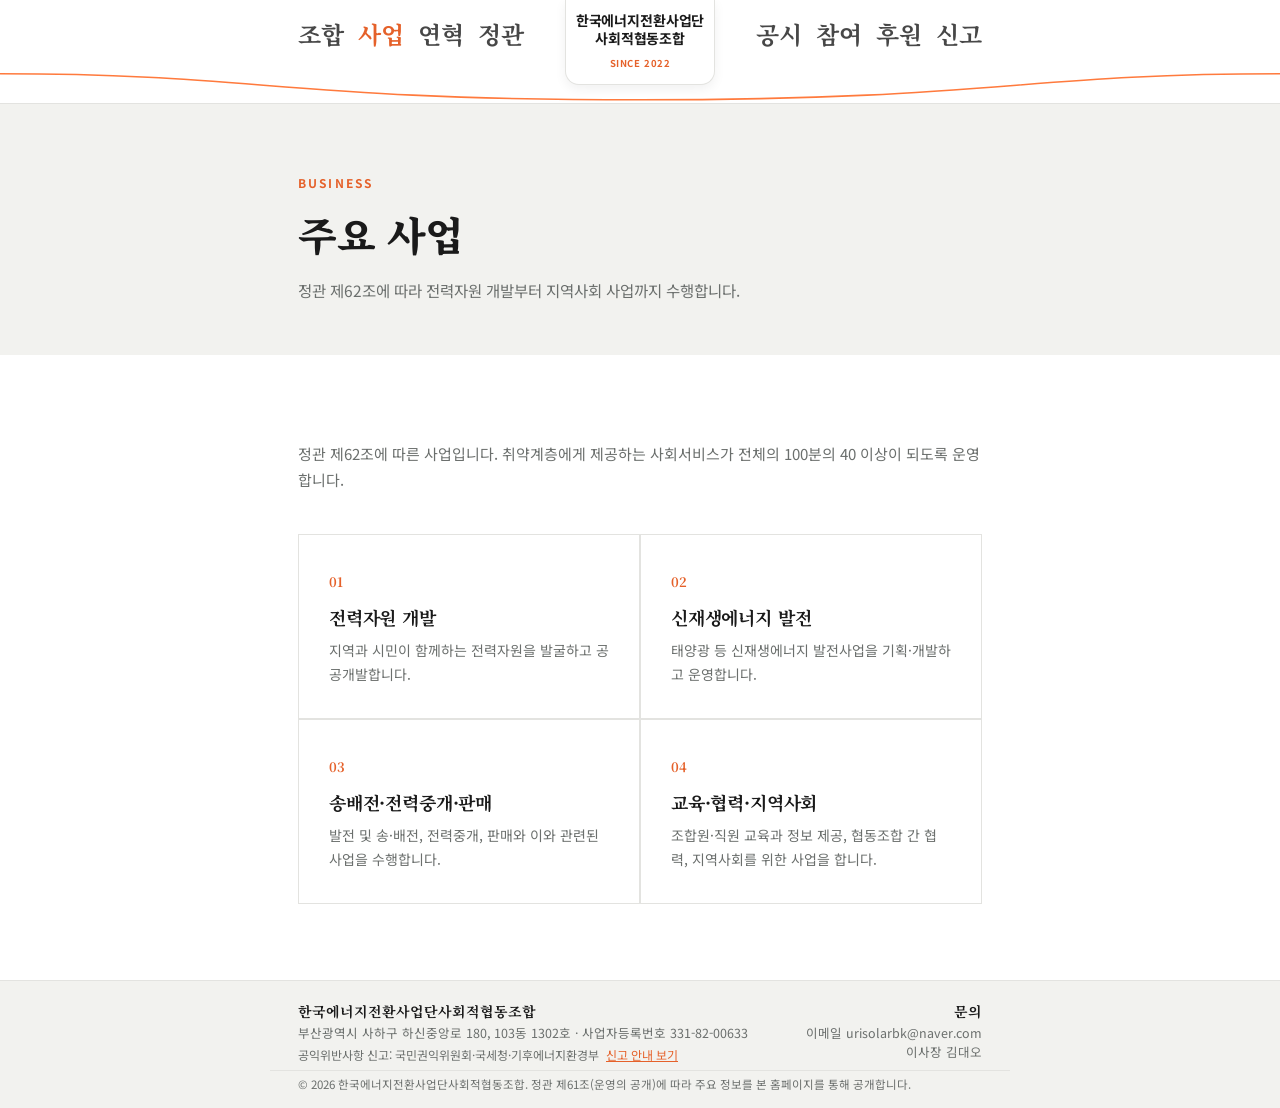
<file: business.html>
<!DOCTYPE html>
<html lang="ko">
<head>
<meta charset="UTF-8">
<meta name="viewport" content="width=device-width, initial-scale=1.0">
<title>주요 사업 | 한국에너지전환사업단사회적협동조합</title>
<meta name="description" content="한국에너지전환사업단사회적협동조합 - 시민주도 재생에너지와 에너지복지로 에너지 협동사회를 만드는 사회적협동조합입니다.">
<meta property="og:type" content="website">
<meta property="og:site_name" content="한국에너지전환사업단사회적협동조합">
<meta property="og:title" content="한국에너지전환사업단사회적협동조합">
<meta property="og:description" content="시민주도 재생에너지와 에너지복지로 에너지 협동사회를 만드는 사회적협동조합입니다.">
<meta property="og:url" content="https://ketcoop.com/business.html">
<meta property="og:locale" content="ko_KR">
<meta property="og:image" content="https://ketcoop.com/설립인가증.png">
<link rel="preconnect" href="https://fonts.googleapis.com">
<link href="https://fonts.googleapis.com/css2?family=Noto+Serif+KR:wght@500;700;900&family=Noto+Sans+KR:wght@400;500;700&display=swap" rel="stylesheet">
<link rel="stylesheet" href="style.css">
</head>
  
<body>

<header class="header-shell">
  <div class="nav-row">
    <nav class="nav-left"><ul>
      <li><a href="about.html">조합</a></li>
      <li><a href="business.html" class="active">사업</a></li>
      <li><a href="history.html">연혁</a></li>
      <li><a href="articles.html">정관</a></li>
    </ul></nav>
    <div class="brand-spacer"></div>
    <nav class="nav-right"><ul>
      <li><a href="disclosure.html">공시</a></li>
      <li><a href="participate.html">참여</a></li>
      <li><a href="donate.html">후원</a></li>
      <li><a href="report.html">신고</a></li>
    </ul></nav>
  </div>
  <div class="wave-wrap">
    <svg viewBox="0 0 1440 64" preserveAspectRatio="none">
      <path d="M0,0 L1440,0 L1440,9 C1150,9 1120,58 720,58 C320,58 290,9 0,9 Z" fill="var(--paper)"/>
      <path d="M0,9 C290,9 320,58 720,58 C1120,58 1150,9 1440,9" fill="none" stroke="var(--amber)" stroke-width="3"/>
    </svg>
  </div>
  <div class="brand-tab">
    <a href="index.html"><span class="bn">한국에너지전환사업단<br>사회적협동조합</span></a>
    <span class="bs">SINCE 2022</span>
  </div>
</header>

<section class="page-hero">
  <div class="wrap">
    <span class="eyebrow">Business</span>
    <h1>주요 사업</h1>
    <p>정관 제62조에 따라 전력자원 개발부터 지역사회 사업까지 수행합니다.</p>
  </div>
</section>

<section id="business">
  <div class="wrap">
    <div class="section-head">
      <p>정관 제62조에 따른 사업입니다. 취약계층에게 제공하는 사회서비스가 전체의 100분의 40 이상이 되도록 운영합니다.</p>
    </div>
    <div class="biz-grid">
      <div class="biz-card"><span class="num">01</span><h3>전력자원 개발</h3><p>지역과 시민이 함께하는 전력자원을 발굴하고 공공개발합니다.</p></div>
      <div class="biz-card"><span class="num">02</span><h3>신재생에너지 발전</h3><p>태양광 등 신재생에너지 발전사업을 기획·개발하고 운영합니다.</p></div>
      <div class="biz-card"><span class="num">03</span><h3>송배전·전력중개·판매</h3><p>발전 및 송·배전, 전력중개, 판매와 이와 관련된 사업을 수행합니다.</p></div>
      <div class="biz-card"><span class="num">04</span><h3>교육·협력·지역사회</h3><p>조합원·직원 교육과 정보 제공, 협동조합 간 협력, 지역사회를 위한 사업을 합니다.</p></div>
    </div>
  </div>
</section>

<footer id="contact">
  <div class="wrap foot-inner">
    <div>
      <strong>한국에너지전환사업단사회적협동조합</strong><br>
      부산광역시 사하구 하신중앙로 180, 103동 1302호 · 사업자등록번호 331-82-00633
      <p class="foot-report">공익위반사항 신고: 국민권익위원회·국세청·기후에너지환경부 <a href="report.html">신고 안내 보기</a></p>
    </div>
    <div>
      <strong>문의</strong><br>
      이메일 <a href="mailto:urisolarbk@naver.com">urisolarbk@naver.com</a><br>이사장 김대오
    </div>
  </div>
  <div class="wrap legal">
    &copy; 2026 한국에너지전환사업단사회적협동조합. 정관 제61조(운영의 공개)에 따라 주요 정보를 본 홈페이지를 통해 공개합니다.
  </div>
</footer>

</body>
</html>
</file>
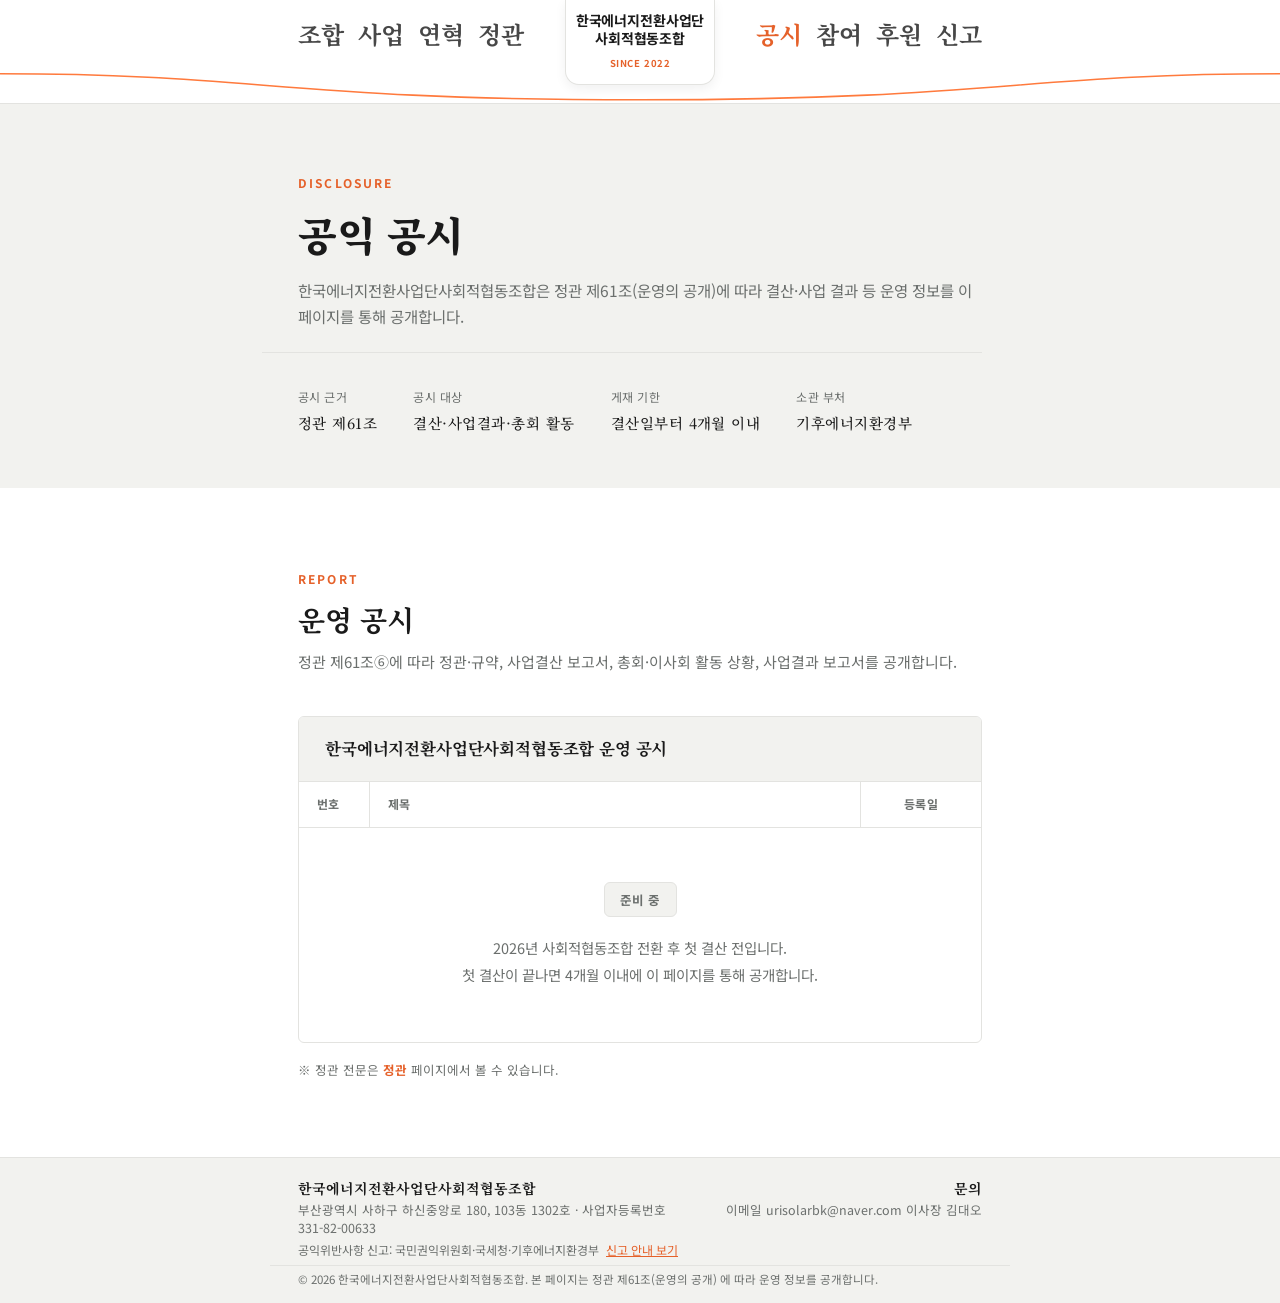
<file: disclosure.html>
<!DOCTYPE html>
<html lang="ko">
<head>
<meta charset="UTF-8">
<meta name="viewport" content="width=device-width, initial-scale=1.0">
<title>공익 공시 | 한국에너지전환사업단사회적협동조합</title>
<meta name="description" content="한국에너지전환사업단사회적협동조합 공익 공시 페이지 - 연간 기부금 모금액 및 활용실적을 공개합니다.">
<meta property="og:type" content="website">
<meta property="og:site_name" content="한국에너지전환사업단사회적협동조합">
<meta property="og:title" content="공시 | 한국에너지전환사업단사회적협동조합">
<meta property="og:description" content="한국에너지전환사업단사회적협동조합 공시 페이지입니다.">
<meta property="og:url" content="https://ketcoop.com/articles.html">
<meta property="og:image" content="https://ketcoop.com/og-image.png">
<meta property="og:locale" content="ko_KR">
<link rel="preconnect" href="https://fonts.googleapis.com">
<link href="https://fonts.googleapis.com/css2?family=Noto+Serif+KR:wght@500;700;900&family=Noto+Sans+KR:wght@400;500;700&display=swap" rel="stylesheet">
<link rel="stylesheet" href="style.css">
<style>
/* 공익 공시: 연간 기부금 공시 게시판 (style.css 색상 변수 사용) */
.board{border:1px solid var(--steel-line);background:var(--paper);border-radius:var(--radius);overflow:hidden;}
.board-head{
  background:var(--panel);border-bottom:1px solid var(--steel-line);
  padding:20px 26px;font-family:'Noto Serif KR',serif;font-weight:700;
  font-size:16.5px;color:var(--ink);line-height:1.45;letter-spacing:-.01em;
}
.board-cols{
  display:grid;grid-template-columns:70px 1fr 120px;list-style:none;
  background:var(--paper);border-bottom:1px solid var(--steel-line);
  font-size:12px;font-weight:700;color:var(--steel);letter-spacing:.04em;text-transform:uppercase;
}
.board-cols li{padding:12px 18px;}
.board-cols .c-title{border-left:1px solid var(--steel-line);border-right:1px solid var(--steel-line);}
.board-cols .c-date{text-align:center;}
.board-empty{padding:54px 26px;text-align:center;}
.board-empty .tag{
  display:inline-block;font-size:12.5px;font-weight:700;letter-spacing:.02em;
  color:var(--steel);background:var(--panel);border:1px solid var(--steel-line);
  padding:6px 15px;border-radius:var(--radius);margin-bottom:18px;
}
.board-empty p{font-size:14.5px;color:var(--steel);line-height:1.85;max-width:480px;margin:0 auto;}
.board-note{margin-top:16px;font-size:12.5px;color:var(--steel);line-height:1.7;}
@media (max-width:600px){
  .board-head{padding:18px 20px;font-size:15px;}
  .board-cols{grid-template-columns:52px 1fr 92px;}
  .board-cols li{padding:11px 14px;font-size:11px;}
  .board-empty{padding:44px 20px;}
}
</style>
</head>
<body id="top">

<header class="header-shell">
  <div class="nav-row">
    <nav class="nav-left"><ul>
      <li><a href="about.html">조합</a></li>
      <li><a href="business.html">사업</a></li>
      <li><a href="history.html">연혁</a></li>
      <li><a href="articles.html">정관</a></li>
    </ul></nav>
    <div class="brand-spacer"></div>
    <nav class="nav-right"><ul>
      <li><a href="disclosure.html" class="active">공시</a></li>
      <li><a href="participate.html">참여</a></li>
      <li><a href="donate.html">후원</a></li>
      <li><a href="report.html">신고</a></li>
    </ul></nav>
  </div>
  <div class="wave-wrap">
    <svg viewBox="0 0 1440 64" preserveAspectRatio="none">
      <path d="M0,0 L1440,0 L1440,9 C1150,9 1120,58 720,58 C320,58 290,9 0,9 Z" fill="var(--paper)"/>
      <path d="M0,9 C290,9 320,58 720,58 C1120,58 1150,9 1440,9" fill="none" stroke="var(--amber)" stroke-width="3"/>
    </svg>
  </div>
  <div class="brand-tab">
    <a href="index.html"><span class="bn">한국에너지전환사업단<br>사회적협동조합</span></a>
    <span class="bs">SINCE 2022</span>
  </div>
</header>

<section class="page-hero">
  <div class="wrap">
    <span class="eyebrow">Disclosure</span>
    <h1>공익 공시</h1>
    <p>한국에너지전환사업단사회적협동조합은 정관 제61조(운영의 공개)에 따라 결산·사업 결과 등 운영 정보를 이 페이지를 통해 공개합니다.</p>
    <div class="hero-meta">
      <div>공시 근거<strong>정관 제61조</strong></div>
      <div>공시 대상<strong>결산·사업결과·총회 활동</strong></div>
      <div>게재 기한<strong>결산일부터 4개월 이내</strong></div>
      <div>소관 부처<strong>기후에너지환경부</strong></div>
    </div>
  </div>
</section>

<section>
  <div class="wrap">
    <div class="section-head">
      <span class="eyebrow">Report</span>
      <h2>운영 공시</h2>
      <p>정관 제61조⑥에 따라 정관·규약, 사업결산 보고서, 총회·이사회 활동 상황, 사업결과 보고서를 공개합니다.</p>
    </div>

    <div class="board">
      <div class="board-head">한국에너지전환사업단사회적협동조합 운영 공시</div>
      <ul class="board-cols">
        <li class="c-no">번호</li>
        <li class="c-title">제목</li>
        <li class="c-date">등록일</li>
      </ul>
      <div class="board-empty">
        <span class="tag">준비 중</span>
        <p>2026년 사회적협동조합 전환 후 첫 결산 전입니다.<br>첫 결산이 끝나면 4개월 이내에 이 페이지를 통해 공개합니다.</p>
      </div>
    </div>

    <p class="board-note">※ 정관 전문은 <a href="articles.html" style="color:var(--amber-deep);font-weight:700;">정관</a> 페이지에서 볼 수 있습니다.</p>
  </div>
</section>

<footer>
  <div class="wrap foot-inner">
    <div>
      <strong>한국에너지전환사업단사회적협동조합</strong>
      부산광역시 사하구 하신중앙로 180, 103동 1302호 · 사업자등록번호 331-82-00633
      <p class="foot-report">공익위반사항 신고: 국민권익위원회·국세청·기후에너지환경부 <a href="report.html">신고 안내 보기</a></p>
    </div>
    <div>
      <strong>문의</strong>
      이메일 urisolarbk@naver.com<br>
      이사장 김대오
    </div>
  </div>
  <div class="wrap legal">
    &copy; 2026 한국에너지전환사업단사회적협동조합. 본 페이지는 정관 제61조(운영의 공개) 에 따라 운영 정보를 공개합니다.
  </div>
</footer>

</body>
</html>
</file>
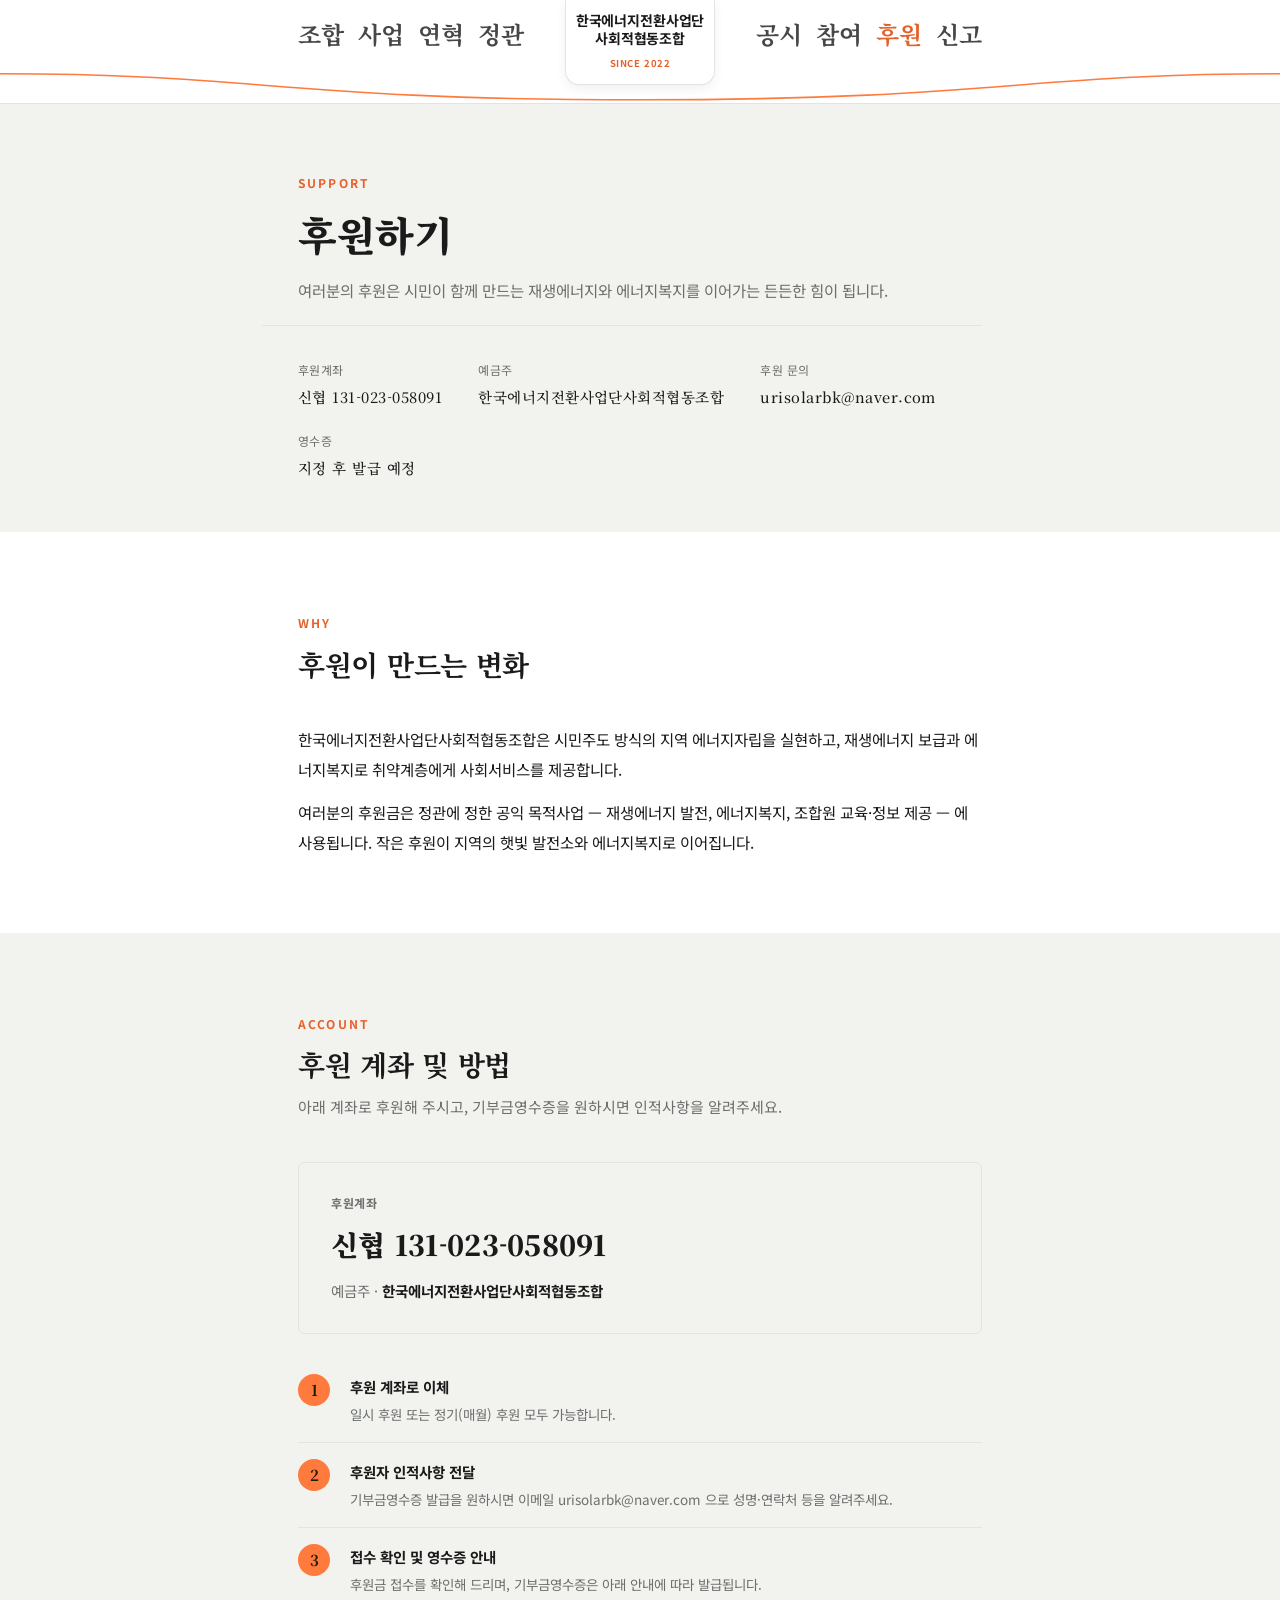
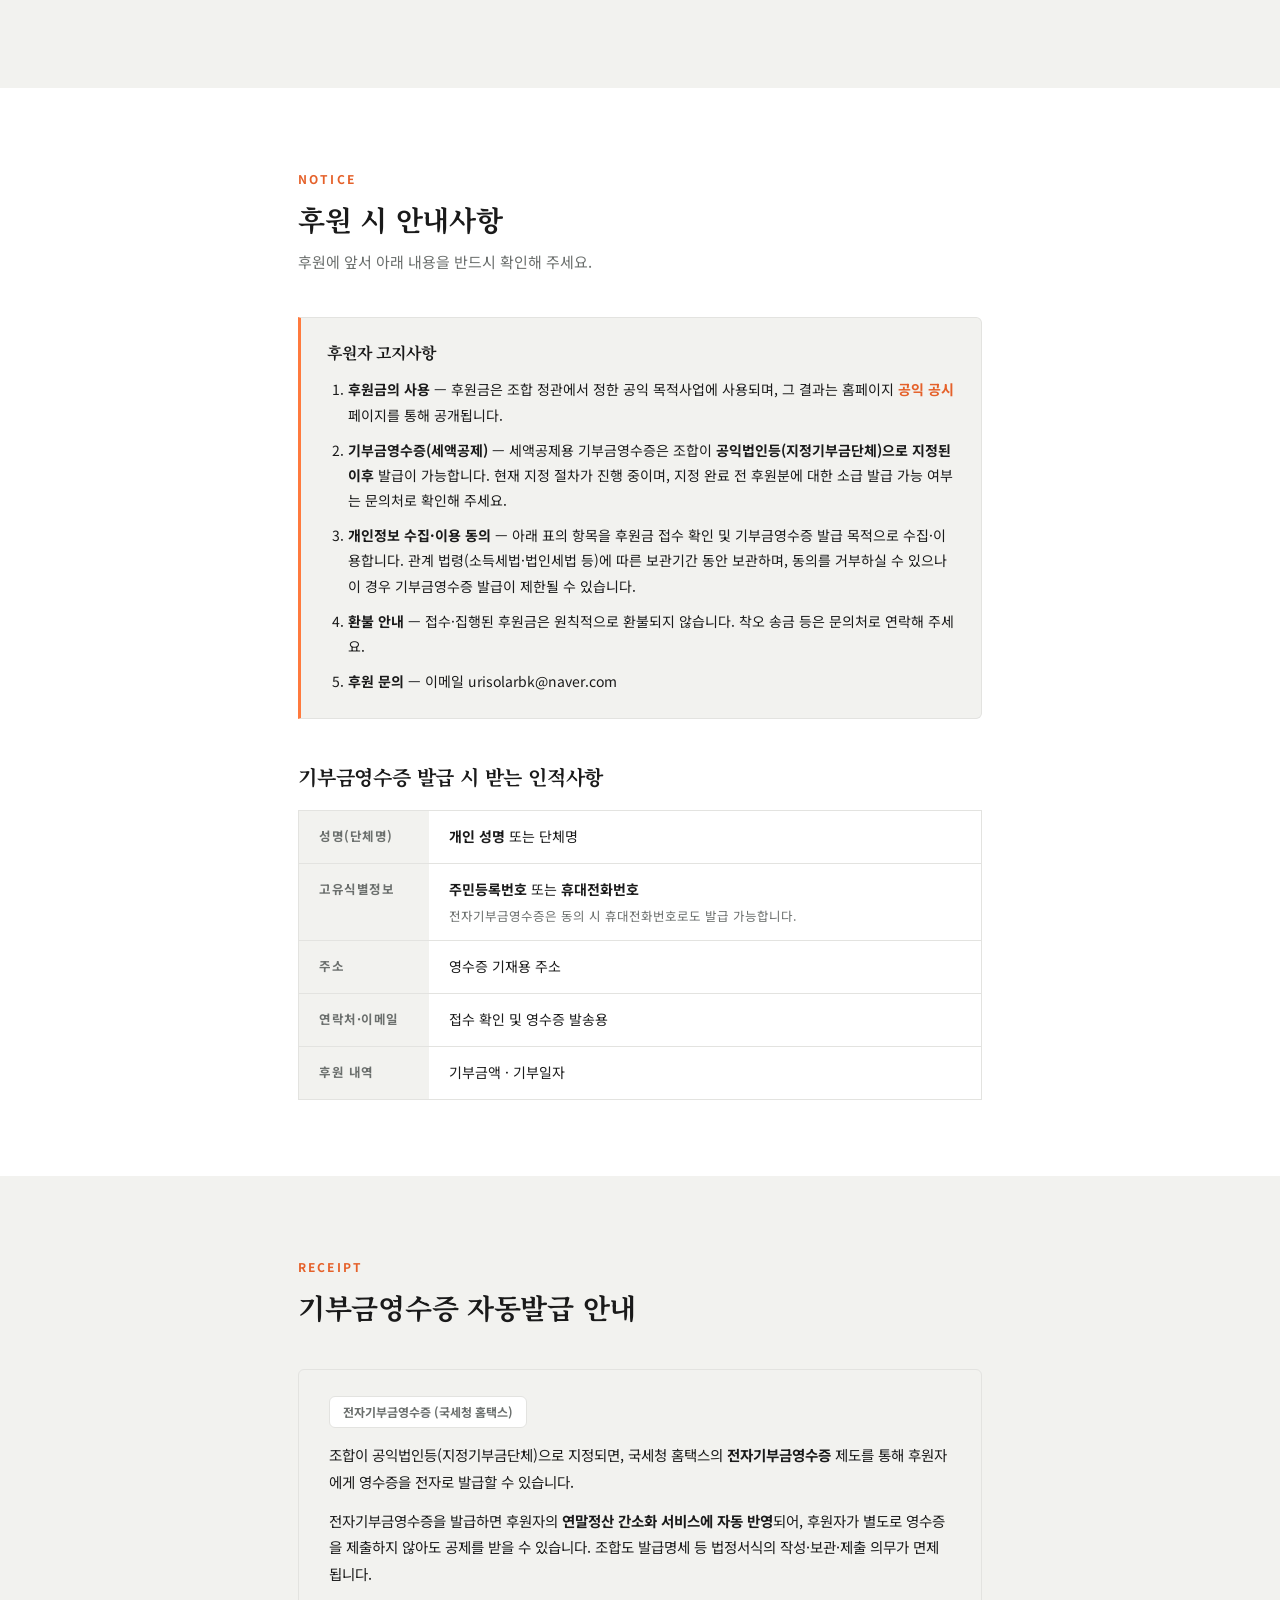
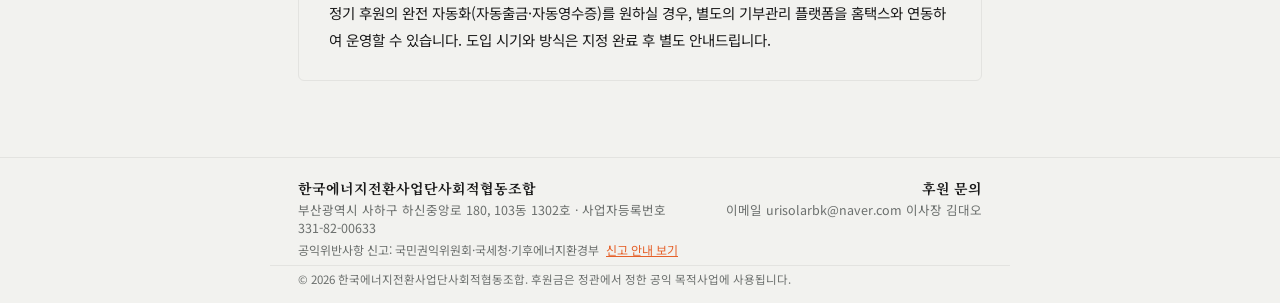
<file: donate.html>
<!DOCTYPE html>
<html lang="ko">
<head>
<meta charset="UTF-8">
<meta name="viewport" content="width=device-width, initial-scale=1.0">
<title>후원하기 | 한국에너지전환사업단사회적협동조합</title>
<meta name="description" content="한국에너지전환사업단사회적협동조합 후원 안내 - 후원계좌, 후원 절차, 기부금영수증 안내를 확인하실 수 있습니다.">
<meta property="og:type" content="website">
<meta property="og:site_name" content="한국에너지전환사업단사회적협동조합">
<meta property="og:title" content="후원 | 한국에너지전환사업단사회적협동조합">
<meta property="og:description" content="한국에너지전환사업단사회적협동조합 후원 페이지입니다.">
<meta property="og:url" content="https://ketcoop.com/articles.html">
<meta property="og:image" content="https://ketcoop.com/og-image.png">
<meta property="og:locale" content="ko_KR">
<link rel="preconnect" href="https://fonts.googleapis.com">
<link href="https://fonts.googleapis.com/css2?family=Noto+Serif+KR:wght@500;700;900&family=Noto+Sans+KR:wght@400;500;700&display=swap" rel="stylesheet">
<link rel="stylesheet" href="style.css">
<style>
/* 후원하기 전용 (style.css 색상 변수 사용) */
.acct{
  background:var(--panel);border:1px solid var(--steel-line);border-radius:var(--radius);
  padding:30px 32px;max-width:var(--content-w);
}
.acct .acct-label{font-size:12px;color:var(--steel);letter-spacing:.06em;margin-bottom:8px;font-weight:700;}
.acct .acct-num{font-family:'Noto Serif KR',serif;font-size:clamp(22px,4vw,28px);font-weight:900;color:var(--ink);letter-spacing:.01em;}
.acct .acct-holder{margin-top:10px;font-size:14.5px;color:var(--steel);}
.acct .acct-holder b{color:var(--ink);font-weight:700;}

.donate-steps{list-style:none;counter-reset:s;margin-top:10px;}
.donate-steps li{
  counter-increment:s;position:relative;padding:16px 0 16px 52px;
  border-top:1px solid var(--steel-line);font-size:14.5px;color:var(--ink);line-height:1.75;
}
.donate-steps li:first-child{border-top:none;}
.donate-steps li::before{
  content:counter(s);position:absolute;left:0;top:16px;
  width:32px;height:32px;border-radius:50%;background:var(--amber);color:#1F1904;
  font-family:'Noto Serif KR',serif;font-weight:700;font-size:15px;
  display:flex;align-items:center;justify-content:center;
}
.donate-steps li b{font-weight:700;}
.donate-steps li span{display:block;color:var(--steel);font-size:13.5px;margin-top:3px;}

.notice{
  border:1px solid var(--steel-line);border-left:3px solid var(--amber);
  background:var(--panel);border-radius:0 var(--radius) var(--radius) 0;
  padding:24px 26px;max-width:var(--content-w);
}
.notice h3{font-size:16px;color:var(--ink);margin-bottom:14px;font-family:'Noto Serif KR',serif;}
.notice ol{padding-left:1.3em;margin:0;}
.notice ol li{font-size:14px;color:var(--ink);line-height:1.8;margin-bottom:10px;}
.notice ol li:last-child{margin-bottom:0;}
.notice ol li b{font-weight:700;}
.notice .sub{color:var(--steel);font-size:13.5px;}

.info-table{
  width:100%;border-collapse:collapse;background:var(--paper);
  border:1px solid var(--steel-line);max-width:var(--content-w);
}
.info-table th,.info-table td{
  padding:14px 20px;text-align:left;font-size:14px;
  border-bottom:1px solid var(--steel-line);vertical-align:top;
}
.info-table tr:last-child th,.info-table tr:last-child td{border-bottom:none;}
.info-table th{
  background:var(--panel);font-size:12.5px;letter-spacing:.04em;color:var(--steel);
  font-weight:700;width:130px;white-space:nowrap;
}
.info-table td b{color:var(--ink);}
.info-table td .sub{display:block;color:var(--steel);font-size:12.5px;margin-top:3px;}

.receipt-box{
  background:var(--panel);border:1px solid var(--steel-line);border-radius:var(--radius);
  padding:26px 30px;max-width:var(--content-w);
}
.receipt-box p{font-size:14.5px;color:var(--ink);line-height:1.85;margin-bottom:12px;}
.receipt-box p:last-child{margin-bottom:0;}
.receipt-box .tag{
  display:inline-block;font-size:12px;font-weight:700;color:var(--steel);
  background:#fff;border:1px solid var(--steel-line);padding:5px 13px;border-radius:var(--radius);margin-bottom:14px;
}
.lead{font-size:15.5px;color:var(--ink);line-height:1.9;max-width:var(--content-w);}
.lead + .lead{margin-top:14px;}
</style>
</head>
<body id="top">

<header class="header-shell">
  <div class="nav-row">
    <nav class="nav-left"><ul>
      <li><a href="about.html">조합</a></li>
      <li><a href="business.html">사업</a></li>
      <li><a href="history.html">연혁</a></li>
      <li><a href="articles.html">정관</a></li>
    </ul></nav>
    <div class="brand-spacer"></div>
    <nav class="nav-right"><ul>
      <li><a href="disclosure.html">공시</a></li>
      <li><a href="participate.html">참여</a></li>
      <li><a href="donate.html" class="active">후원</a></li>
      <li><a href="report.html">신고</a></li>
    </ul></nav>
  </div>
  <div class="wave-wrap">
    <svg viewBox="0 0 1440 64" preserveAspectRatio="none">
      <path d="M0,0 L1440,0 L1440,9 C1150,9 1120,58 720,58 C320,58 290,9 0,9 Z" fill="var(--paper)"/>
      <path d="M0,9 C290,9 320,58 720,58 C1120,58 1150,9 1440,9" fill="none" stroke="var(--amber)" stroke-width="3"/>
    </svg>
  </div>
  <div class="brand-tab">
    <a href="index.html"><span class="bn">한국에너지전환사업단<br>사회적협동조합</span></a>
    <span class="bs">SINCE 2022</span>
  </div>
</header>

<section class="page-hero">
  <div class="wrap">
    <span class="eyebrow">Support</span>
    <h1>후원하기</h1>
    <p>여러분의 후원은 시민이 함께 만드는 재생에너지와 에너지복지를 이어가는 든든한 힘이 됩니다.</p>
    <div class="hero-meta">
      <div>후원계좌<strong>신협 131-023-058091</strong></div>
      <div>예금주<strong>한국에너지전환사업단사회적협동조합</strong></div>
      <div>후원 문의<strong>urisolarbk@naver.com</strong></div>
      <div>영수증<strong>지정 후 발급 예정</strong></div>
    </div>
  </div>
</section>

<section>
  <div class="wrap">
    <div class="section-head">
      <span class="eyebrow">Why</span>
      <h2>후원이 만드는 변화</h2>
    </div>
    <p class="lead">한국에너지전환사업단사회적협동조합은 시민주도 방식의 지역 에너지자립을 실현하고, 재생에너지 보급과 에너지복지로 취약계층에게 사회서비스를 제공합니다.</p>
    <p class="lead">여러분의 후원금은 정관에 정한 공익 목적사업 — 재생에너지 발전, 에너지복지, 조합원 교육·정보 제공 — 에 사용됩니다. 작은 후원이 지역의 햇빛 발전소와 에너지복지로 이어집니다.</p>
  </div>
</section>

<section class="alt">
  <div class="wrap">
    <div class="section-head">
      <span class="eyebrow">Account</span>
      <h2>후원 계좌 및 방법</h2>
      <p>아래 계좌로 후원해 주시고, 기부금영수증을 원하시면 인적사항을 알려주세요.</p>
    </div>

    <div class="acct">
      <div class="acct-label">후원계좌</div>
      <div class="acct-num">신협 131-023-058091</div>
      <div class="acct-holder">예금주 · <b>한국에너지전환사업단사회적협동조합</b></div>
    </div>

    <ol class="donate-steps" style="max-width:var(--content-w);margin-top:24px;">
      <li><b>후원 계좌로 이체</b><span>일시 후원 또는 정기(매월) 후원 모두 가능합니다.</span></li>
      <li><b>후원자 인적사항 전달</b><span>기부금영수증 발급을 원하시면 이메일 urisolarbk@naver.com 으로 성명·연락처 등을 알려주세요.</span></li>
      <li><b>접수 확인 및 영수증 안내</b><span>후원금 접수를 확인해 드리며, 기부금영수증은 아래 안내에 따라 발급됩니다.</span></li>
    </ol>
  </div>
</section>

<section>
  <div class="wrap">
    <div class="section-head">
      <span class="eyebrow">Notice</span>
      <h2>후원 시 안내사항</h2>
      <p>후원에 앞서 아래 내용을 반드시 확인해 주세요.</p>
    </div>

    <div class="notice">
      <h3>후원자 고지사항</h3>
      <ol>
        <li><b>후원금의 사용</b> — 후원금은 조합 정관에서 정한 공익 목적사업에 사용되며, 그 결과는 홈페이지 <a href="disclosure.html" style="color:var(--amber-deep);font-weight:700;">공익 공시</a> 페이지를 통해 공개됩니다.</li>
        <li><b>기부금영수증(세액공제)</b> — 세액공제용 기부금영수증은 조합이 <b>공익법인등(지정기부금단체)으로 지정된 이후</b> 발급이 가능합니다. 현재 지정 절차가 진행 중이며, 지정 완료 전 후원분에 대한 소급 발급 가능 여부는 문의처로 확인해 주세요.</li>
        <li><b>개인정보 수집·이용 동의</b> — 아래 표의 항목을 후원금 접수 확인 및 기부금영수증 발급 목적으로 수집·이용합니다. 관계 법령(소득세법·법인세법 등)에 따른 보관기간 동안 보관하며, 동의를 거부하실 수 있으나 이 경우 기부금영수증 발급이 제한될 수 있습니다.</li>
        <li><b>환불 안내</b> — 접수·집행된 후원금은 원칙적으로 환불되지 않습니다. 착오 송금 등은 문의처로 연락해 주세요.</li>
        <li><b>후원 문의</b> — 이메일 urisolarbk@naver.com</li>
      </ol>
    </div>

    <div class="section-head" style="margin-top:44px;margin-bottom:20px;">
      <h2 style="font-size:20px;">기부금영수증 발급 시 받는 인적사항</h2>
    </div>
    <table class="info-table">
      <tr><th>성명(단체명)</th><td><b>개인 성명</b> 또는 단체명</td></tr>
      <tr><th>고유식별정보</th><td><b>주민등록번호</b> 또는 <b>휴대전화번호</b><span class="sub">전자기부금영수증은 동의 시 휴대전화번호로도 발급 가능합니다.</span></td></tr>
      <tr><th>주소</th><td>영수증 기재용 주소</td></tr>
      <tr><th>연락처·이메일</th><td>접수 확인 및 영수증 발송용</td></tr>
      <tr><th>후원 내역</th><td>기부금액 · 기부일자</td></tr>
    </table>
  </div>
</section>

<section class="alt">
  <div class="wrap">
    <div class="section-head">
      <span class="eyebrow">Receipt</span>
      <h2>기부금영수증 자동발급 안내</h2>
    </div>
    <div class="receipt-box">
      <span class="tag">전자기부금영수증 (국세청 홈택스)</span>
      <p>조합이 공익법인등(지정기부금단체)으로 지정되면, 국세청 홈택스의 <b>전자기부금영수증</b> 제도를 통해 후원자에게 영수증을 전자로 발급할 수 있습니다.</p>
      <p>전자기부금영수증을 발급하면 후원자의 <b>연말정산 간소화 서비스에 자동 반영</b>되어, 후원자가 별도로 영수증을 제출하지 않아도 공제를 받을 수 있습니다. 조합도 발급명세 등 법정서식의 작성·보관·제출 의무가 면제됩니다.</p>
      <p>정기 후원의 완전 자동화(자동출금·자동영수증)를 원하실 경우, 별도의 기부관리 플랫폼을 홈택스와 연동하여 운영할 수 있습니다. 도입 시기와 방식은 지정 완료 후 별도 안내드립니다.</p>
    </div>
  </div>
</section>

<footer>
  <div class="wrap foot-inner">
    <div>
      <strong>한국에너지전환사업단사회적협동조합</strong>
      부산광역시 사하구 하신중앙로 180, 103동 1302호 · 사업자등록번호 331-82-00633
      <p class="foot-report">공익위반사항 신고: 국민권익위원회·국세청·기후에너지환경부 <a href="report.html">신고 안내 보기</a></p>
    </div>
    <div>
      <strong>후원 문의</strong>
      이메일 urisolarbk@naver.com<br>
      이사장 김대오
    </div>
  </div>
  <div class="wrap legal">
    &copy; 2026 한국에너지전환사업단사회적협동조합. 후원금은 정관에서 정한 공익 목적사업에 사용됩니다.
  </div>
</footer>

</body>
</html>
</file>
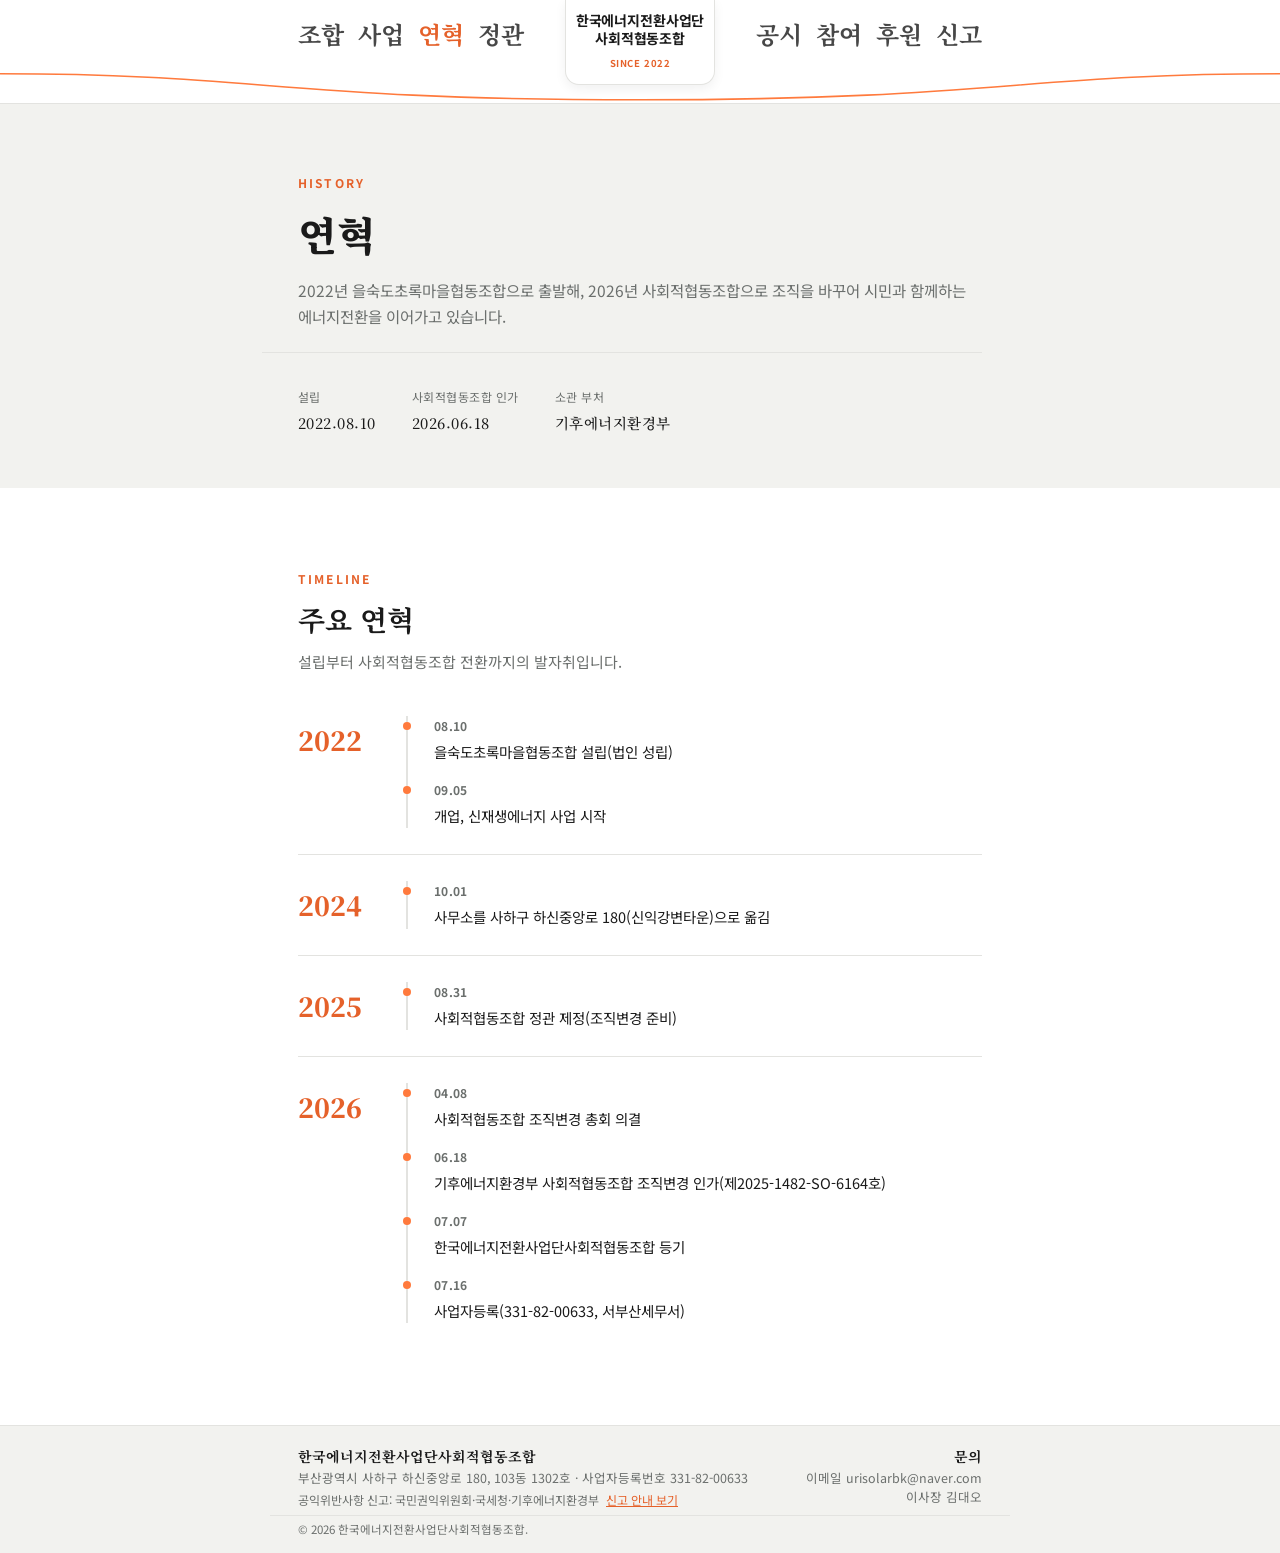
<file: history.html>
<!DOCTYPE html>
<html lang="ko">
<head>
<meta charset="UTF-8">
<meta name="viewport" content="width=device-width, initial-scale=1.0">
<title>연혁 | 한국에너지전환사업단사회적협동조합</title>
<meta name="description" content="한국에너지전환사업단사회적협동조합 연혁 - 2015년 설립부터 현재까지의 주요 활동을 소개합니다.">
<meta property="og:type" content="website">
<meta property="og:site_name" content="한국에너지전환사업단사회적협동조합">
<meta property="og:title" content="연혁 | 한국에너지전환사업단사회적협동조합">
<meta property="og:description" content="한국에너지전환사업단사회적협동조합 연혁 페이지입니다.">
<meta property="og:url" content="https://ketcoop.com/articles.html">
<meta property="og:image" content="https://ketcoop.com/og-image.png">
<meta property="og:locale" content="ko_KR">
<link rel="preconnect" href="https://fonts.googleapis.com">
<link href="https://fonts.googleapis.com/css2?family=Noto+Serif+KR:wght@500;700;900&family=Noto+Sans+KR:wght@400;500;700&display=swap" rel="stylesheet">
<link rel="stylesheet" href="style.css">
</head>
<body>

<header class="header-shell">
  <div class="nav-row">
    <nav class="nav-left"><ul>
      <li><a href="about.html">조합</a></li>
      <li><a href="business.html">사업</a></li>
      <li><a href="#top" class="active">연혁</a></li>
      <li><a href="articles.html">정관</a></li>
    </ul></nav>
    <div class="brand-spacer"></div>
    <nav class="nav-right"><ul>
      <li><a href="disclosure.html">공시</a></li>
      <li><a href="participate.html">참여</a></li>
      <li><a href="donate.html">후원</a></li>
      <li><a href="report.html">신고</a></li>
    </ul></nav>
  </div>
  <div class="wave-wrap">
    <svg viewBox="0 0 1440 64" preserveAspectRatio="none">
      <path d="M0,0 L1440,0 L1440,9 C1150,9 1120,58 720,58 C320,58 290,9 0,9 Z" fill="var(--paper)"/>
      <path d="M0,9 C290,9 320,58 720,58 C1120,58 1150,9 1440,9" fill="none" stroke="var(--amber)" stroke-width="3"/>
    </svg>
  </div>
  <div class="brand-tab">
    <a href="index.html"><span class="bn">한국에너지전환사업단<br>사회적협동조합</span></a>
    <span class="bs">SINCE 2022</span>
  </div>
</header>

<section class="page-hero">
  <div class="wrap">
    <span class="eyebrow">History</span>
    <h1>연혁</h1>
    <p>2022년 을숙도초록마을협동조합으로 출발해, 2026년 사회적협동조합으로 조직을 바꾸어 시민과 함께하는 에너지전환을 이어가고 있습니다.</p>
    <div class="hero-meta">
      <div>설립<strong>2022.08.10</strong></div>
      <div>사회적협동조합 인가<strong>2026.06.18</strong></div>
      <div>소관 부처<strong>기후에너지환경부</strong></div>
    </div>
  </div>
</section>

<section id="top">
  <div class="wrap doc-body">
    <div class="section-head">
      <span class="eyebrow">Timeline</span>
      <h2>주요 연혁</h2>
      <p>설립부터 사회적협동조합 전환까지의 발자취입니다.</p>
    </div>

    <div class="timeline">
<div class="tl-year-group">
<div class="tl-year">2022</div>
<div class="tl-events">
<div class="tl-event"><span class="tl-date">08.10</span><p>을숙도초록마을협동조합 설립(법인 성립)</p></div>
<div class="tl-event"><span class="tl-date">09.05</span><p>개업, 신재생에너지 사업 시작</p></div>
</div>
</div>
<div class="tl-year-group">
<div class="tl-year">2024</div>
<div class="tl-events">
<div class="tl-event"><span class="tl-date">10.01</span><p>사무소를 사하구 하신중앙로 180(신익강변타운)으로 옮김</p></div>
</div>
</div>
<div class="tl-year-group">
<div class="tl-year">2025</div>
<div class="tl-events">
<div class="tl-event"><span class="tl-date">08.31</span><p>사회적협동조합 정관 제정(조직변경 준비)</p></div>
</div>
</div>
<div class="tl-year-group">
<div class="tl-year">2026</div>
<div class="tl-events">
<div class="tl-event"><span class="tl-date">04.08</span><p>사회적협동조합 조직변경 총회 의결</p></div>
<div class="tl-event"><span class="tl-date">06.18</span><p>기후에너지환경부 사회적협동조합 조직변경 인가(제2025-1482-SO-6164호)</p></div>
<div class="tl-event"><span class="tl-date">07.07</span><p>한국에너지전환사업단사회적협동조합 등기</p></div>
<div class="tl-event"><span class="tl-date">07.16</span><p>사업자등록(331-82-00633, 서부산세무서)</p></div>
</div>
</div>
</div>
  </div>
</section>

<footer id="contact">
  <div class="wrap foot-inner">
    <div>
      <strong>한국에너지전환사업단사회적협동조합</strong>
      부산광역시 사하구 하신중앙로 180, 103동 1302호 · 사업자등록번호 331-82-00633
      <p class="foot-report">공익위반사항 신고: 국민권익위원회·국세청·기후에너지환경부 <a href="report.html">신고 안내 보기</a></p>
    </div>
    <div>
      <strong>문의</strong>
            이메일 <a href="mailto:urisolarbk@naver.com">urisolarbk@naver.com</a><br>이사장 김대오
    </div>
  </div>
  <div class="wrap legal">
    &copy; 2026 한국에너지전환사업단사회적협동조합.
  </div>
</footer>

</body>
</html>
</file>
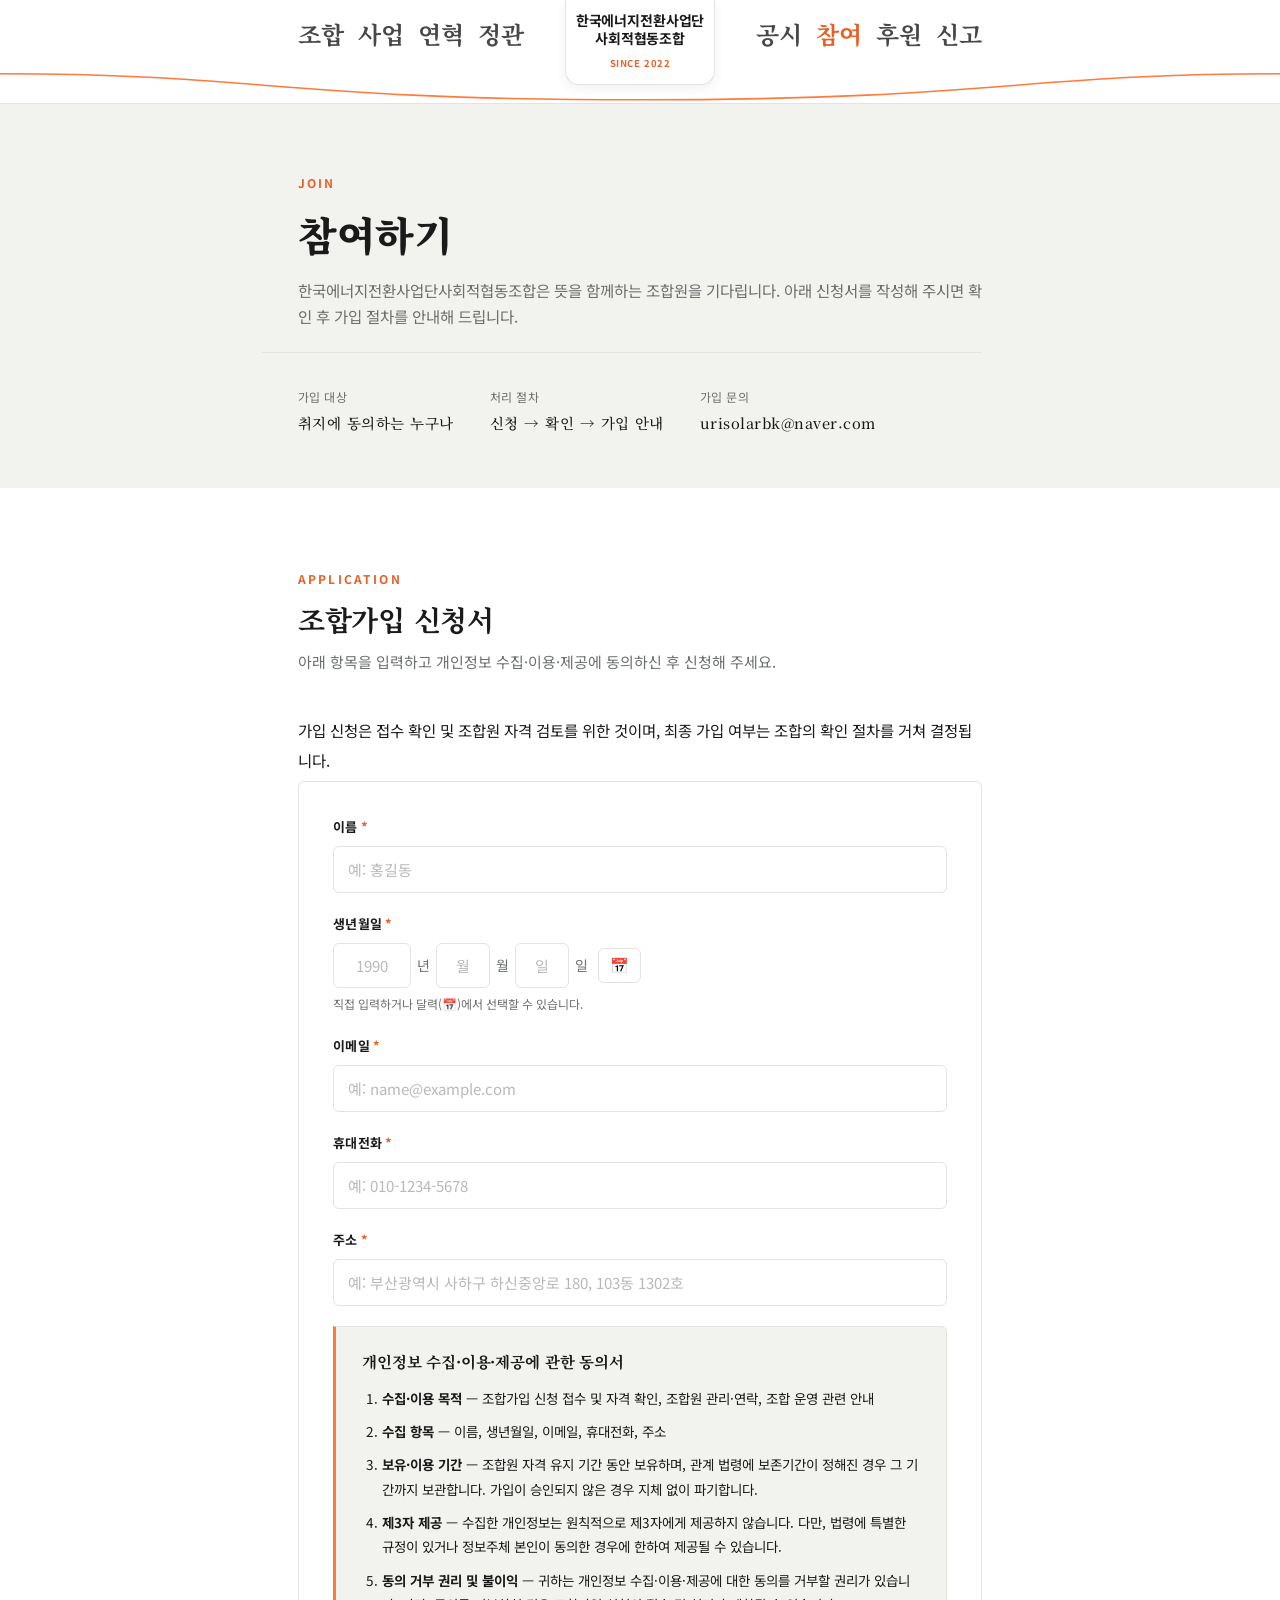
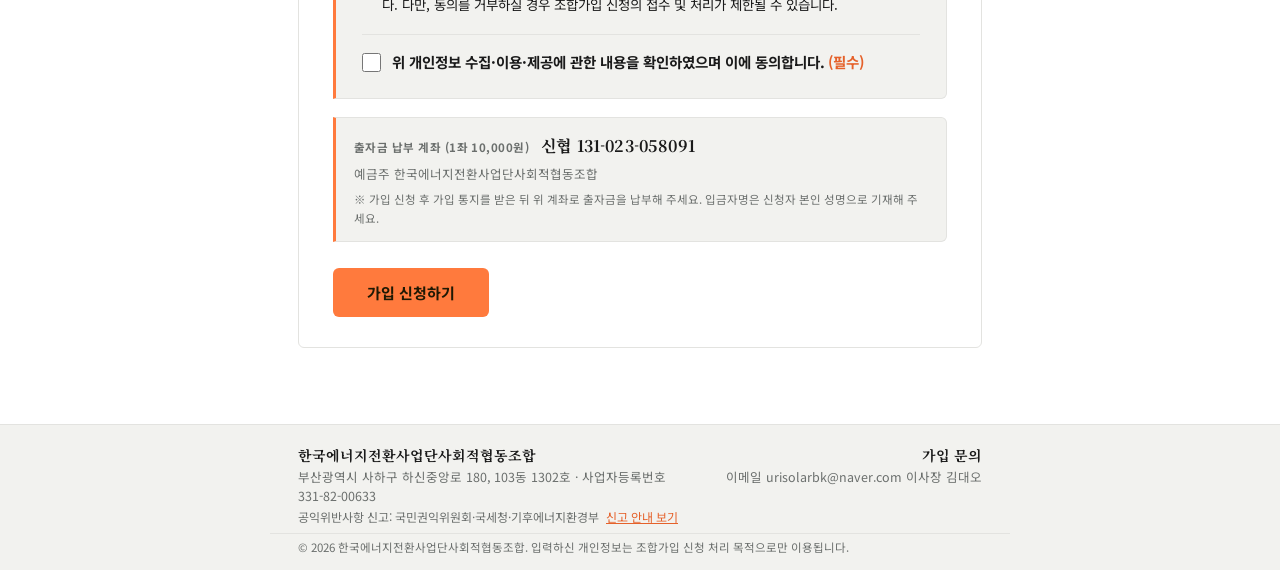
<file: participate.html>
<!DOCTYPE html>
<html lang="ko">
<head>
<meta charset="UTF-8">
<meta name="viewport" content="width=device-width, initial-scale=1.0">
<title>참여하기 | 한국에너지전환사업단사회적협동조합</title>
<meta name="description" content="한국에너지전환사업단사회적협동조합 조합가입 신청 - 이름·생년월일·연락처를 입력하고 개인정보 수집·이용·제공에 동의하여 조합 가입을 신청하실 수 있습니다.">
<meta property="og:type" content="website">
<meta property="og:site_name" content="한국에너지전환사업단사회적협동조합">
<meta property="og:title" content="참여 | 한국에너지전환사업단사회적협동조합">
<meta property="og:description" content="한국에너지전환사업단사회적협동조합 조합가입 신청 페이지입니다.">
<meta property="og:url" content="https://ketcoop.com/articles.html">
<meta property="og:image" content="https://ketcoop.com/og-image.png">
<meta property="og:locale" content="ko_KR">
<link rel="preconnect" href="https://fonts.googleapis.com">
<link href="https://fonts.googleapis.com/css2?family=Noto+Serif+KR:wght@500;700;900&family=Noto+Sans+KR:wght@400;500;700&display=swap" rel="stylesheet">
<link rel="stylesheet" href="style.css">
<style>
/* 참여하기(조합가입 신청) 전용 (style.css 색상 변수 사용) */
.form-card{
  background:var(--paper);border:1px solid var(--steel-line);border-radius:var(--radius);
  padding:34px 34px 30px;max-width:var(--content-w);
}
.field{margin-bottom:20px;}
.field:last-of-type{margin-bottom:0;}
.field label{
  display:block;font-size:13px;font-weight:700;color:var(--ink);
  letter-spacing:.02em;margin-bottom:8px;
}
.field label .req{color:var(--amber-deep);margin-left:3px;}
.field input{
  width:100%;font-family:var(--font-main);font-size:15px;color:var(--ink);
  background:#fff;border:1px solid var(--steel-line);border-radius:var(--radius);
  padding:12px 14px;transition:border-color .15s,box-shadow .15s;
}
.field input::placeholder{color:#B7BAB8;}
.field input:focus{
  outline:none;border-color:var(--amber);box-shadow:0 0 0 3px rgba(242,178,41,.18);
}
.field .hint{display:block;font-size:12px;color:var(--steel);margin-top:6px;}

/* 생년월일: 한 줄(년/월/일) + 달력 선택 */
.birth-row{display:flex;align-items:center;gap:6px;flex-wrap:nowrap;position:relative;}
.birth-row input[type="text"]{flex:none;min-width:0;text-align:center;padding:11px 6px;}
.birth-row #f-birth-y{width:78px;}
.birth-row #f-birth-m,.birth-row #f-birth-d{width:54px;}
.birth-sep{font-size:14px;color:var(--steel);flex:none;}
.birth-cal-btn{
  flex:none;margin-left:4px;border:1px solid var(--steel-line);background:#fff;
  border-radius:var(--radius);padding:9px 11px;font-size:15px;line-height:1;cursor:pointer;
  transition:border-color .15s,background .15s;
}
.birth-cal-btn:hover{border-color:var(--amber);background:#FDF6E7;}
.birth-cal-input{position:absolute;left:0;bottom:0;width:1px;height:1px;opacity:0;pointer-events:none;}
@media (max-width:480px){ .birth-row{flex-wrap:wrap;} }

.consent-box{
  border:1px solid var(--steel-line);border-left:3px solid var(--amber);
  background:var(--panel);border-radius:0 var(--radius) var(--radius) 0;
  padding:24px 26px;margin-top:6px;
}
.consent-box h3{font-size:15.5px;color:var(--ink);margin-bottom:14px;font-family:'Noto Serif KR',serif;}
.consent-box ol{padding-left:1.25em;margin:0 0 4px;}
.consent-box ol li{font-size:13.5px;color:var(--ink);line-height:1.8;margin-bottom:9px;}
.consent-box ol li:last-child{margin-bottom:0;}
.consent-box ol li b{font-weight:700;}
.consent-check{
  display:flex;align-items:flex-start;gap:11px;margin-top:18px;
  padding-top:16px;border-top:1px solid var(--steel-line);
}
.consent-check input{width:19px;height:19px;margin-top:2px;flex:none;accent-color:var(--amber-deep);cursor:pointer;}
.consent-check label{font-size:14.5px;color:var(--ink);font-weight:700;cursor:pointer;line-height:1.55;}
.consent-check label .req{color:var(--amber-deep);margin-left:3px;}

.submit-row{margin-top:26px;}
.submit-row .btn{border:none;cursor:pointer;font-size:15px;padding:14px 34px;}
.submit-row .btn:disabled{opacity:.55;cursor:not-allowed;}

.form-msg{
  display:none;margin-top:20px;padding:16px 20px;border-radius:var(--radius);
  font-size:14.5px;line-height:1.7;max-width:var(--content-w);
}
.form-msg.ok{display:block;background:#F1F8EE;border:1px solid #CBE3BF;color:#2F5A24;}
.form-msg.err{display:block;background:#FBEFEF;border:1px solid #E6C6C6;color:#8A2B2B;}

.form-lead{font-size:15.5px;color:var(--ink);line-height:1.9;max-width:var(--content-w);margin-bottom:6px;}

/* 조합비 납부 안내 (동의 아래, 작게) */
.acct-mini{
  margin-top:18px;background:var(--panel);border:1px solid var(--steel-line);
  border-left:3px solid var(--amber);border-radius:0 var(--radius) var(--radius) 0;
  padding:14px 18px;display:flex;flex-wrap:wrap;align-items:baseline;gap:4px 12px;
}
.acct-mini-label{font-size:11.5px;font-weight:700;color:var(--steel);letter-spacing:.04em;}
.acct-mini-num{font-family:'Noto Serif KR',serif;font-size:16px;font-weight:700;color:var(--ink);letter-spacing:.01em;}
.acct-mini-holder{font-size:12.5px;color:var(--steel);}
.acct-mini-note{flex-basis:100%;font-size:11.5px;color:var(--steel);margin-top:2px;line-height:1.6;}
</style>
</head>
<body id="top">

<header class="header-shell">
  <div class="nav-row">
    <nav class="nav-left"><ul>
      <li><a href="about.html">조합</a></li>
      <li><a href="business.html">사업</a></li>
      <li><a href="history.html">연혁</a></li>
      <li><a href="articles.html">정관</a></li>
    </ul></nav>
    <div class="brand-spacer"></div>
    <nav class="nav-right"><ul>
      <li><a href="disclosure.html">공시</a></li>
      <li><a href="participate.html" class="active">참여</a></li>
      <li><a href="donate.html">후원</a></li>
      <li><a href="report.html">신고</a></li>
    </ul></nav>
  </div>
  <div class="wave-wrap">
    <svg viewBox="0 0 1440 64" preserveAspectRatio="none">
      <path d="M0,0 L1440,0 L1440,9 C1150,9 1120,58 720,58 C320,58 290,9 0,9 Z" fill="var(--paper)"/>
      <path d="M0,9 C290,9 320,58 720,58 C1120,58 1150,9 1440,9" fill="none" stroke="var(--amber)" stroke-width="3"/>
    </svg>
  </div>
  <div class="brand-tab">
    <a href="index.html"><span class="bn">한국에너지전환사업단<br>사회적협동조합</span></a>
    <span class="bs">SINCE 2022</span>
  </div>
</header>

<section class="page-hero">
  <div class="wrap">
    <span class="eyebrow">Join</span>
    <h1>참여하기</h1>
    <p>한국에너지전환사업단사회적협동조합은 뜻을 함께하는 조합원을 기다립니다. 아래 신청서를 작성해 주시면 확인 후 가입 절차를 안내해 드립니다.</p>
    <div class="hero-meta">
      <div>가입 대상<strong>취지에 동의하는 누구나</strong></div>
      <div>처리 절차<strong>신청 → 확인 → 가입 안내</strong></div>
      <div>가입 문의<strong>urisolarbk@naver.com</strong></div>
      
    </div>
  </div>
</section>

<section>
  <div class="wrap">
    <div class="section-head">
      <span class="eyebrow">Application</span>
      <h2>조합가입 신청서</h2>
      <p>아래 항목을 입력하고 개인정보 수집·이용·제공에 동의하신 후 신청해 주세요.</p>
    </div>

    <p class="form-lead">가입 신청은 접수 확인 및 조합원 자격 검토를 위한 것이며, 최종 가입 여부는 조합의 확인 절차를 거쳐 결정됩니다.</p>

    <div class="form-card">
      <div class="field">
        <label for="f-name">이름<span class="req">*</span></label>
        <input type="text" id="f-name" name="name" placeholder="예: 홍길동" autocomplete="name" required>
      </div>

      <div class="field">
        <label>생년월일<span class="req">*</span></label>
        <div class="birth-row">
          <input type="text" id="f-birth-y" inputmode="numeric" placeholder="1990" aria-label="생년(4자리)">
          <span class="birth-sep">년</span>
          <input type="text" id="f-birth-m" inputmode="numeric" placeholder="월" aria-label="월">
          <span class="birth-sep">월</span>
          <input type="text" id="f-birth-d" inputmode="numeric" placeholder="일" aria-label="일">
          <span class="birth-sep">일</span>
          <button type="button" id="birthCalBtn" class="birth-cal-btn" title="달력에서 선택">📅</button>
          <input type="date" id="f-birth-cal" class="birth-cal-input" tabindex="-1" aria-label="달력에서 생년월일 선택">
        </div>
        <span class="hint">직접 입력하거나 달력(📅)에서 선택할 수 있습니다.</span>
      </div>

      <div class="field">
        <label for="f-email">이메일<span class="req">*</span></label>
        <input type="email" id="f-email" name="email" placeholder="예: name@example.com" autocomplete="email" required>
      </div>

      <div class="field">
        <label for="f-phone">휴대전화<span class="req">*</span></label>
        <input type="tel" id="f-phone" name="phone" placeholder="예: 010-1234-5678" autocomplete="tel" required>
      </div>

      <div class="field">
        <label for="f-address">주소<span class="req">*</span></label>
        <input type="text" id="f-address" name="address" placeholder="예: 부산광역시 사하구 하신중앙로 180, 103동 1302호" autocomplete="street-address" required>
      </div>

      <div class="consent-box">
        <h3>개인정보 수집·이용·제공에 관한 동의서</h3>
        <ol>
          <li><b>수집·이용 목적</b> — 조합가입 신청 접수 및 자격 확인, 조합원 관리·연락, 조합 운영 관련 안내</li>
          <li><b>수집 항목</b> — 이름, 생년월일, 이메일, 휴대전화, 주소</li>
          <li><b>보유·이용 기간</b> — 조합원 자격 유지 기간 동안 보유하며, 관계 법령에 보존기간이 정해진 경우 그 기간까지 보관합니다. 가입이 승인되지 않은 경우 지체 없이 파기합니다.</li>
          <li><b>제3자 제공</b> — 수집한 개인정보는 원칙적으로 제3자에게 제공하지 않습니다. 다만, 법령에 특별한 규정이 있거나 정보주체 본인이 동의한 경우에 한하여 제공될 수 있습니다.</li>
          <li><b>동의 거부 권리 및 불이익</b> — 귀하는 개인정보 수집·이용·제공에 대한 동의를 거부할 권리가 있습니다. 다만, 동의를 거부하실 경우 조합가입 신청의 접수 및 처리가 제한될 수 있습니다.</li>
        </ol>
        <div class="consent-check">
          <input type="checkbox" id="f-consent" name="consent">
          <label for="f-consent">위 개인정보 수집·이용·제공에 관한 내용을 확인하였으며 이에 동의합니다.<span class="req">(필수)</span></label>
        </div>
      </div>

      <div class="acct-mini">
        <span class="acct-mini-label">출자금 납부 계좌 (1좌 10,000원)</span>
        <span class="acct-mini-num">신협 131-023-058091</span>
        <span class="acct-mini-holder">예금주 한국에너지전환사업단사회적협동조합</span>
        <span class="acct-mini-note">※ 가입 신청 후 가입 통지를 받은 뒤 위 계좌로 출자금을 납부해 주세요. 입금자명은 신청자 본인 성명으로 기재해 주세요.</span>
      </div>

      <div class="submit-row">
        <button type="button" class="btn btn-primary" id="submitBtn">가입 신청하기</button>
      </div>

      <div class="form-msg" id="formMsg"></div>
    </div>
  </div>
</section>

<footer>
  <div class="wrap foot-inner">
    <div>
      <strong>한국에너지전환사업단사회적협동조합</strong>
      부산광역시 사하구 하신중앙로 180, 103동 1302호 · 사업자등록번호 331-82-00633
      <p class="foot-report">공익위반사항 신고: 국민권익위원회·국세청·기후에너지환경부 <a href="report.html">신고 안내 보기</a></p>
    </div>
    <div>
      <strong>가입 문의</strong>
      이메일 urisolarbk@naver.com<br>
      이사장 김대오
    </div>
  </div>
  <div class="wrap legal">
    &copy; 2026 한국에너지전환사업단사회적협동조합. 입력하신 개인정보는 조합가입 신청 처리 목적으로만 이용됩니다.
  </div>
</footer>

<script>
/* ───────────────────────────────────────────────────────────
   조합가입 신청서 → 구글 시트 연동
   ─────────────────────────────────────────────────────────── */
const SCRIPT_URL = "";  // 사협용 구글 시트 연결 전: 비워 두면 이메일 신청 안내

const btn = document.getElementById("submitBtn");
const msg = document.getElementById("formMsg");

const by = document.getElementById("f-birth-y");
const bm = document.getElementById("f-birth-m");
const bd = document.getElementById("f-birth-d");

// 숫자만·자릿수 제한 입력 처리
function digitsOnly(el, maxLen){
  el.addEventListener("input", function(){
    el.value = el.value.replace(/\D/g, "").slice(0, maxLen);
  });
}
digitsOnly(by, 4);
digitsOnly(bm, 2);
digitsOnly(bd, 2);

// 달력 선택 → 년/월/일 칸 자동 채움
const cal = document.getElementById("f-birth-cal");
const calBtn = document.getElementById("birthCalBtn");
calBtn.addEventListener("click", function(){
  if (typeof cal.showPicker === "function"){
    try { cal.showPicker(); return; } catch (e) {}
  }
  cal.focus(); cal.click();
});
cal.addEventListener("change", function(){
  if(!cal.value) return;
  const parts = cal.value.split("-"); // YYYY-MM-DD
  by.value = parts[0];
  bm.value = String(parseInt(parts[1], 10));
  bd.value = String(parseInt(parts[2], 10));
});

function show(type, text){
  msg.className = "form-msg " + type;
  msg.textContent = text;
  msg.scrollIntoView({behavior:"smooth", block:"nearest"});
}

btn.addEventListener("click", function(){
  const yStr = by.value.trim();
  const mStr = bm.value.trim();
  const dStr = bd.value.trim();

  const data = {
    name:    document.getElementById("f-name").value.trim(),
    email:   document.getElementById("f-email").value.trim(),
    phone:   document.getElementById("f-phone").value.trim(),
    address: document.getElementById("f-address").value.trim(),
    consent: document.getElementById("f-consent").checked ? "동의" : ""
  };

  // 필수 검증 (생년월일 제외 항목)
  if(!data.name || !data.email || !data.phone || !data.address){
    show("err", "필수 항목(이름·이메일·휴대전화·주소)을 모두 입력해 주세요.");
    return;
  }

  // 생년월일 검증
  if(!yStr || !mStr || !dStr){
    show("err", "생년월일(년·월·일)을 모두 입력해 주세요.");
    return;
  }
  const y = parseInt(yStr, 10), m = parseInt(mStr, 10), d = parseInt(dStr, 10);
  const nowY = new Date().getFullYear();
  if(yStr.length !== 4 || y < 1900 || y > nowY){
    show("err", "생년은 1900~" + nowY + " 사이의 4자리로 입력해 주세요.");
    return;
  }
  if(m < 1 || m > 12){
    show("err", "월은 1~12 사이로 입력해 주세요.");
    return;
  }
  if(d < 1 || d > 31){
    show("err", "일은 1~31 사이로 입력해 주세요.");
    return;
  }
  data.birth = y + "-" + String(m).padStart(2,"0") + "-" + String(d).padStart(2,"0");

  // 동의 검증
  if(!data.consent){
    show("err", "개인정보 수집·이용·제공에 동의하셔야 신청이 가능합니다.");
    return;
  }
  const emailOk = /^[^\s@]+@[^\s@]+\.[^\s@]+$/.test(data.email);
  if(!emailOk){
    show("err", "이메일 형식을 확인해 주세요.");
    return;
  }

  if(!SCRIPT_URL){
    show("err", "현재 온라인 접수가 준비 중입니다. 이메일 urisolarbk@naver.com 으로 신청해 주세요.");
    return;
  }

  btn.disabled = true;
  btn.textContent = "전송 중…";

  fetch(SCRIPT_URL, {
    method: "POST",
    mode: "no-cors",
    body: new URLSearchParams(data)
  })
  .then(function(){
    show("ok", "가입 신청이 정상적으로 접수되었습니다. 확인 후 안내드리겠습니다. 감사합니다.");
    ["f-name","f-email","f-phone","f-address"].forEach(function(id){ document.getElementById(id).value=""; });
    by.value=""; bm.value=""; bd.value="";
    document.getElementById("f-consent").checked = false;
    btn.textContent = "가입 신청하기";
    btn.disabled = false;
  })
  .catch(function(){
    show("err", "전송 중 오류가 발생했습니다. 잠시 후 다시 시도하시거나 urisolarbk@naver.com 으로 문의해 주세요.");
    btn.textContent = "가입 신청하기";
    btn.disabled = false;
  });
});
</script>

</body>
</html>
</file>
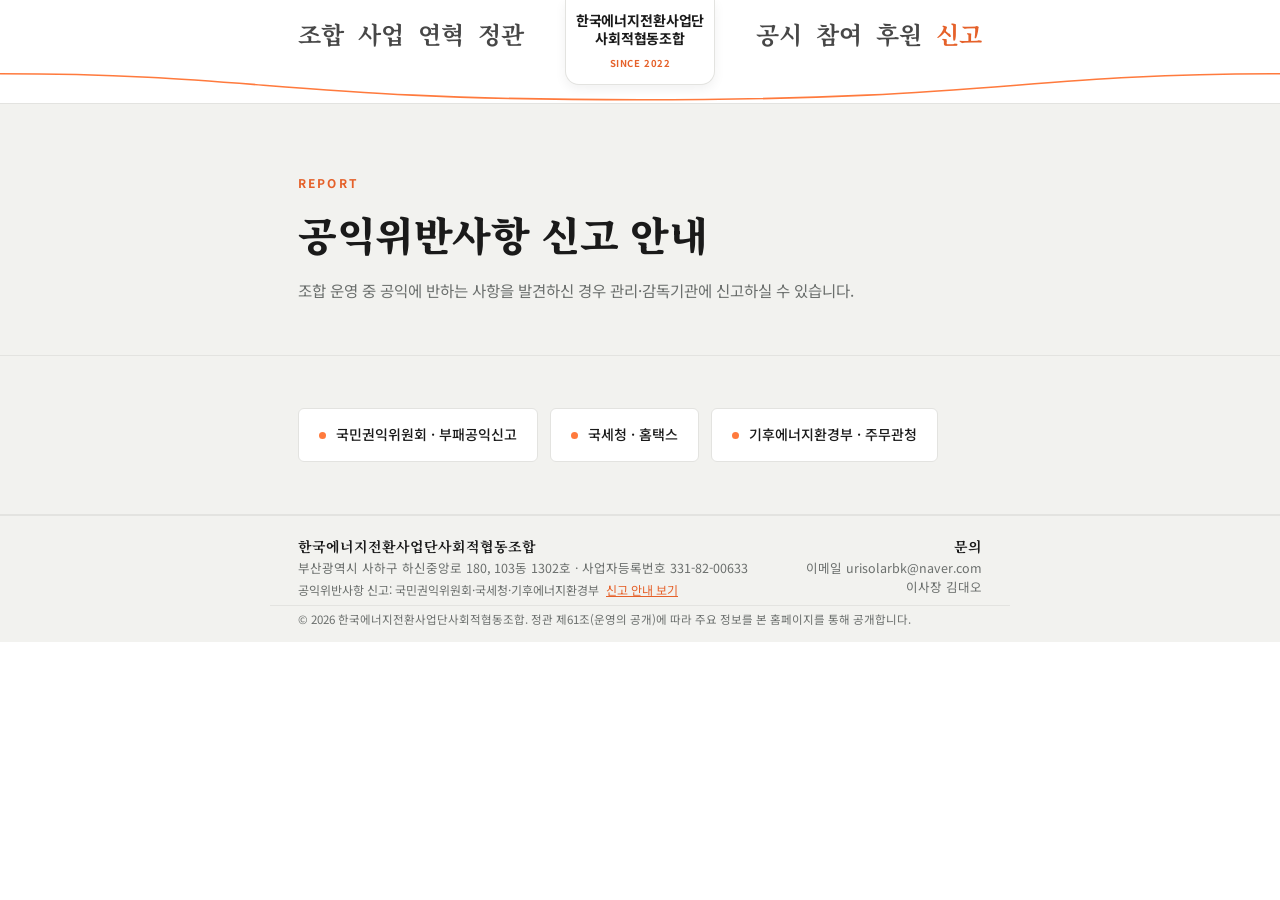
<file: report.html>
<!DOCTYPE html>
<html lang="ko">
<head>
<meta charset="UTF-8">
<meta name="viewport" content="width=device-width, initial-scale=1.0">
<title>공익위반사항 신고 | 한국에너지전환사업단사회적협동조합</title>
<meta name="description" content="한국에너지전환사업단사회적협동조합 - 시민주도 재생에너지와 에너지복지로 에너지 협동사회를 만드는 사회적협동조합입니다.">
<meta property="og:type" content="website">
<meta property="og:site_name" content="한국에너지전환사업단사회적협동조합">
<meta property="og:title" content="한국에너지전환사업단사회적협동조합">
<meta property="og:description" content="시민주도 재생에너지와 에너지복지로 에너지 협동사회를 만드는 사회적협동조합입니다.">
<meta property="og:url" content="https://ketcoop.com/report.html">
<meta property="og:locale" content="ko_KR">
<meta property="og:image" content="https://ketcoop.com/설립인가증.png">
<link rel="preconnect" href="https://fonts.googleapis.com">
<link href="https://fonts.googleapis.com/css2?family=Noto+Serif+KR:wght@500;700;900&family=Noto+Sans+KR:wght@400;500;700&display=swap" rel="stylesheet">
<link rel="stylesheet" href="style.css">
</head>
  
<body>

<header class="header-shell">
  <div class="nav-row">
    <nav class="nav-left"><ul>
      <li><a href="about.html">조합</a></li>
      <li><a href="business.html">사업</a></li>
      <li><a href="history.html">연혁</a></li>
      <li><a href="articles.html">정관</a></li>
    </ul></nav>
    <div class="brand-spacer"></div>
    <nav class="nav-right"><ul>
      <li><a href="disclosure.html">공시</a></li>
      <li><a href="participate.html">참여</a></li>
      <li><a href="donate.html">후원</a></li>
      <li><a href="report.html" class="active">신고</a></li>
    </ul></nav>
  </div>
  <div class="wave-wrap">
    <svg viewBox="0 0 1440 64" preserveAspectRatio="none">
      <path d="M0,0 L1440,0 L1440,9 C1150,9 1120,58 720,58 C320,58 290,9 0,9 Z" fill="var(--paper)"/>
      <path d="M0,9 C290,9 320,58 720,58 C1120,58 1150,9 1440,9" fill="none" stroke="var(--amber)" stroke-width="3"/>
    </svg>
  </div>
  <div class="brand-tab">
    <a href="index.html"><span class="bn">한국에너지전환사업단<br>사회적협동조합</span></a>
    <span class="bs">SINCE 2022</span>
  </div>
</header>

<section class="page-hero">
  <div class="wrap">
    <span class="eyebrow">Report</span>
    <h1>공익위반사항 신고 안내</h1>
    <p>조합 운영 중 공익에 반하는 사항을 발견하신 경우 관리·감독기관에 신고하실 수 있습니다.</p>
  </div>
</section>

<div class="report-banner" id="report">
  <div class="wrap">
    <div class="report-links">
      <a class="report-link" href="https://www.clean.go.kr/" target="_blank" rel="noopener"><span class="dot"></span>국민권익위원회 · 부패공익신고</a>
      <a class="report-link" href="https://www.hometax.go.kr/" target="_blank" rel="noopener"><span class="dot"></span>국세청 · 홈택스</a>
      <a class="report-link" href="https://www.mcee.go.kr/" target="_blank" rel="noopener"><span class="dot"></span>기후에너지환경부 · 주무관청</a>
    </div>
  </div>
</div>

<footer id="contact">
  <div class="wrap foot-inner">
    <div>
      <strong>한국에너지전환사업단사회적협동조합</strong><br>
      부산광역시 사하구 하신중앙로 180, 103동 1302호 · 사업자등록번호 331-82-00633
      <p class="foot-report">공익위반사항 신고: 국민권익위원회·국세청·기후에너지환경부 <a href="report.html">신고 안내 보기</a></p>
    </div>
    <div>
      <strong>문의</strong><br>
      이메일 <a href="mailto:urisolarbk@naver.com">urisolarbk@naver.com</a><br>이사장 김대오
    </div>
  </div>
  <div class="wrap legal">
    &copy; 2026 한국에너지전환사업단사회적협동조합. 정관 제61조(운영의 공개)에 따라 주요 정보를 본 홈페이지를 통해 공개합니다.
  </div>
</footer>

</body>
</html>
</file>
<file: style.css>
/* =========================================================
   한국에너지전환사업단사회적협동조합 — 국민솔라 남색·주황 디자인 차용
   index.html / articles.html / disclosure.html / history.html 공유 파일
   ========================================================= */

:root {
  --ink: #1A1A1A;           /* 본문/제목 텍스트 - 검정 */
  --steel: #6B6F6D;          /* 서브 텍스트 - 중간 회색 */
  --steel-line: #E3E3E0;     /* 옅은 테두리선 */
  --paper: #FFFFFF;          /* 배경 화이트 */
  --panel: #F2F2EF;          /* 연한 그레이 패널 배경 */
  --amber: #FF7A3D;          /* 포인트 컬러 (국민솔라 주황) */
  --amber-deep: #E5612A;
  --navy: #0F2340;           /* 국민솔라 남색 */
  --radius: 6px;
  --content-w: 740px;

  /* 폰트 변수 정의 (필요시 이곳에서 글자체 일괄 변경 가능) */
  --font-main: 'Noto Sans KR', sans-serif;
  --font-serif: 'Noto Serif KR', serif;

  /* 상단 메뉴 글자 크기 (조합 소개 h2와 동일한 28px)
     ▶ 너무 크게 느껴지면 이 값만 22px, 20px 등으로 낮추면 전체가 함께 줄어듭니다. */
  --nav-size: 24px;
}

*{box-sizing:border-box;margin:0;padding:0;}
html{scroll-behavior:smooth;}
body{
  background:var(--paper);
  color:var(--ink);
  font-family:var(--font-main);
  line-height:1.7;
  -webkit-font-smoothing:antialiased;
}
h1,h2,h3{font-family:var(--font-serif);line-height:1.35;letter-spacing:-0.01em;color:var(--ink);}
a{color:inherit;text-decoration:none;}
.wrap{max-width:var(--content-w);margin:0 auto;padding:0 28px;}
.eyebrow{font-size:12px;font-weight:700;letter-spacing:.18em;color:var(--amber-deep);text-transform:uppercase;}

/* ---------- Header: 화이트 배경 ---------- */
.header-shell{
  position:sticky;
  top:0;
  background:#FFFFFF;
  border-bottom:1px solid var(--steel-line);
  z-index:50;
}

.nav-row{
  display:flex;
  align-items:center;            /* 메뉴와 중앙 브랜드 상하 정렬 */
  justify-content:space-between;
  max-width:calc(var(--content-w) - 56px); /* 본문 실제 텍스트 폭(684px)에 정확히 맞춤 */
  margin:0 auto;
  padding:14px 0;                          /* 좌우 패딩을 제거하여 양끝 라인 일치 */
}

.nav-row ul{
  display:flex;
  list-style:none;
  font-size:var(--nav-size);     /* 14px → 조합 소개와 동일한 28px */
  font-family:var(--font-serif); /* 추가: 조합 소개와 같은 세리프 글꼴 */
  font-weight:700;               /* 추가: 조합 소개와 같은 굵기 */
  color:var(--ink);
  flex-wrap:nowrap;              /* pc버튼 줄바꿈 방지 */
}

/* 좌우 메뉴 간격 조정 (글자가 커진 만큼 여백을 18px → 14px로 축소해
   가운데 로고 탭과 겹치지 않게 함) */
.nav-left ul li{ margin:0 14px 0 0; }
.nav-right ul li{ margin:0 0 0 14px; }

.nav-row a{
  font-family:var(--font-serif); /* main → serif : 링크에도 세리프 적용 */
  font-weight:700;               /* 추가 */
  color:var(--ink);
  opacity:.8;
  text-decoration:none;
  transition:opacity .15s,color .15s;
  white-space:nowrap;
}
.nav-row a:hover{opacity:1;color:var(--amber-deep);}
.nav-row a.active{opacity:1;color:var(--amber-deep);}

/* 중앙 브랜드 탭 레이아웃 보정 */
.brand-spacer{
  width:160px; /* 좌우 메뉴 사이에 로고 탭(150px)이 들어갈 중앙 여백 확보 */
  flex:none;
}

.brand-tab{
  position:absolute;
  top:0;
  left:50%;
  transform:translateX(-50%);
  width:150px;
  background:#FFFFFF;
  border:1px solid var(--steel-line);
  border-top:none;
  border-radius:0 0 14px 14px;
  padding:12px 8px 10px;
  text-align:center;
  z-index:5;
  box-shadow:0 4px 12px rgba(0,0,0,.06);
}

.brand-tab .bn{
  font-family:var(--font-main);
  font-weight:700;
  font-size:14px;
  color:var(--ink);
  line-height:1.25;
  display:block;
  letter-spacing:-.01em;
}
.brand-tab .bs{
  display:inline-block;
  margin-top:4px;
  font-size:9.5px;
  color:var(--amber-deep);
  letter-spacing:.06em;
  font-weight:700;
}

/* 헤더 하단 물결(amber 곡선) */
.wave-wrap{position:relative;line-height:0;}
.wave-wrap svg{display:block;width:100%;height:34px;}

/* 반응형 모바일 처리 */
@media (max-width:760px){
  .header-shell{display:flex;flex-direction:column;}
  .wave-wrap{display:none;}
  .nav-row{order:2;flex-direction:column;padding:0 20px 22px;max-width:none;}
  .nav-row ul{
    justify-content:center;
    flex-wrap:wrap;
    font-size:19px;             /* 모바일에서는 28px이 너무 커 줄바꿈이 과해지므로 축소 */
  }
  .nav-left ul li{margin:6px 11px;}
  .nav-right ul li{margin:6px 11px;}
  .brand-spacer{display:none;}
  .brand-tab{order:1;position:static;transform:none;margin:0 auto;width:200px;box-shadow:none;padding:26px 10px 16px;}
}

/* ---------- 홈페이지 히어로 (index.html) - 연한 그레이 패널 ---------- */
.hero{
  background:var(--panel);
  color:var(--ink);
  padding:96px 0 84px;
  position:relative;
  overflow:hidden;
}
.hero svg.skyline{
  position:absolute;left:0;right:0;bottom:0;width:100%;height:auto;opacity:.07;
}
.hero-inner{max-width:var(--content-w);position:relative;z-index:2;}
.hero h1{
  font-size:clamp(30px,4.6vw,46px);
  font-weight:900;
  margin:14px 0 20px;
  color:var(--ink);
}
.hero p{
  font-size:16.5px;
  color:var(--steel);
  max-width:560px;
  margin-bottom:34px;
}
.btn{
  display:inline-block;
  padding:13px 26px;
  font-size:14px;
  font-weight:700;
  border-radius:var(--radius);
  border:1px solid transparent;
  cursor:pointer;
  font-family:var(--font-main);
}
.btn-primary{background:var(--amber);color:#1F1904;}
.btn-primary:hover{background:var(--amber-deep);}
.btn-ghost{border-color:var(--steel-line);color:var(--ink);margin-left:10px;background:#fff;}
.btn-ghost:hover{border-color:var(--ink);background:var(--panel);}

/* ---------- 서브페이지 히어로 (articles.html / disclosure.html / history.html) ---------- */
.page-hero{
  background:var(--panel);
  color:var(--ink);padding:64px 0 52px;
}
.page-hero h1{font-size:clamp(28px,4.2vw,40px);font-weight:900;margin:12px 0 16px;color:var(--ink);}
.page-hero p{color:var(--steel);font-size:15.5px;max-width:var(--content-w);}
.hero-meta{display:flex;flex-wrap:wrap;margin:22px 0 -14px -36px;padding-top:26px;border-top:1px solid var(--steel-line);}
.hero-meta div{font-size:12px;color:var(--steel);letter-spacing:.04em;margin:8px 0 14px 36px;}
.hero-meta strong{display:block;color:var(--ink);font-size:14.5px;font-weight:500;margin-top:4px;font-family:var(--font-serif);}

/* ---------- 섹션 공통 ---------- */
section{padding:76px 0;}
section.alt{background:var(--panel);}
.section-head{max-width:none;margin-bottom:42px;}
.section-head h2{font-size:28px;margin-top:10px;color:var(--ink);}
.section-head p{color:var(--steel);font-size:15px;margin-top:10px;max-width:none;}
.doc-body{max-width:var(--content-w);margin:0 auto;}

/* ---------- 조합 소개: 설립정보 카드 (index.html) ---------- */
.info-card{
  background:var(--panel);
  color:var(--ink);
  border:1px solid var(--steel-line);
  border-radius:var(--radius);
  padding:36px;
  display:grid;
  grid-template-columns:repeat(2,1fr);
  gap:22px 40px;
}
@media (max-width:640px){.info-card{grid-template-columns:1fr;}}
.info-row dt{font-size:12px;color:var(--steel);letter-spacing:.06em;margin-bottom:4px;}
.info-row dd{font-size:16px;font-weight:500;color:var(--ink);}

/* ---------- 조합 소개: 서류 이미지 (index.html) ---------- */
.doc-image-grid{display:grid;grid-template-columns:1fr 1fr;gap:20px;margin-top:28px;}
@media (max-width:640px){.doc-image-grid{grid-template-columns:1fr;}}
.doc-image-box h3{font-size:15px;margin-bottom:10px;color:var(--ink);}
.doc-image-box img{width:100%;height:auto;border:1px solid var(--steel-line);border-radius:var(--radius);display:block;}

/* ---------- 사업 안내: 사업 카드 (index.html) ---------- */
.biz-grid{
  display:grid;grid-template-columns:repeat(2,1fr);gap:2px;
  background:var(--steel-line);
  border:1px solid var(--steel-line);
}
@media (max-width:640px){.biz-grid{grid-template-columns:1fr;}}
.biz-card{
  background:var(--paper);
  padding:32px 30px;
}
.biz-card .num{
  font-family:var(--font-serif);
  font-size:13px;color:var(--amber-deep);font-weight:700;
}
.biz-card h3{font-size:18px;margin:10px 0 10px;color:var(--ink);}
.biz-card p{font-size:14px;color:var(--steel);}

/* ---------- 신고 안내 배너 (index.html) ---------- */
.report-banner{
  background:var(--panel);
  color:var(--ink);
  padding:52px 0;
  border-top:1px solid var(--steel-line);
  border-bottom:1px solid var(--steel-line);
}
.report-banner h2{color:var(--ink);font-size:22px;}
.report-banner p{color:var(--steel);font-size:14.5px;margin:10px 0 26px;max-width:560px;}
.report-links{display:flex;flex-wrap:wrap;gap:12px;}
.report-link{
  display:flex;align-items:center;gap:10px;
  background:#fff;
  border:1px solid var(--steel-line);
  padding:14px 20px;border-radius:var(--radius);
  font-size:14px;font-weight:500;color:var(--ink);
  transition:border-color .15s, background .15s;
  font-family:var(--font-main);
}
.report-link:hover{border-color:var(--amber);background:#FDF6E7;}
.report-link .dot{width:7px;height:7px;background:var(--amber);border-radius:50%;flex:none;}

/* ---------- 조합정관: 목차 그리드 (articles.html) ---------- */
.toc-grid{display:grid;grid-template-columns:repeat(3,1fr);gap:2px;background:var(--steel-line);border:1px solid var(--steel-line);}
@media (max-width:760px){.toc-grid{grid-template-columns:repeat(2,1fr);}}
@media (max-width:480px){.toc-grid{grid-template-columns:1fr;}}
.toc-item{
  background:#fff;padding:18px 20px;font-size:14px;display:flex;flex-direction:column;gap:4px;
  transition:background .15s;border-left:3px solid transparent;cursor:pointer;
  font-family:var(--font-main);
}
.toc-item:hover{background:var(--panel);}
.toc-item.current{background:var(--panel);border-left-color:var(--amber);}
.toc-item .toc-num{font-family:var(--font-serif);font-size:12px;color:var(--amber-deep);font-weight:700;}
.toc-item .toc-title{font-weight:500;color:var(--ink);}

/* ---------- 조합정관: 장 단위 표시 프레임 (articles.html) ---------- */
.doc-frame{border:1px solid var(--steel-line);background:#fff;}
.doc-frame-bar{
  display:flex;align-items:flex-end;justify-content:space-between;gap:16px;flex-wrap:wrap;
  padding:22px 30px;border-bottom:1px solid var(--steel-line);background:var(--panel);
}
.doc-frame-bar .eyebrow{display:block;margin-bottom:6px;}
.doc-frame-bar h2{font-size:21px;color:var(--ink);}
.doc-frame-nav{display:flex;gap:2px;flex:none;}
.frame-nav-btn{
  font-family:var(--font-main);font-size:12.5px;font-weight:700;color:var(--ink);
  background:#fff;border:1px solid var(--steel-line);padding:9px 14px;cursor:pointer;transition:background .15s,color .15s;
}
.frame-nav-btn:hover:not(:disabled){background:var(--amber);color:#1F1904;border-color:var(--amber);}
.frame-nav-btn:disabled{color:var(--steel-line);cursor:default;}
.doc-scroll{max-height:620px;overflow-y:auto;padding:32px 30px;}
.panel{display:none;}
.panel.active{display:block;}
.article{margin-bottom:36px;}
.article:last-child{margin-bottom:4px;}
.article h3{font-size:16px;font-weight:700;color:var(--ink);margin-bottom:12px;font-family:var(--font-serif);}
.article-note{display:inline-block;font-size:11.5px;font-weight:500;padding:2px 9px;border-radius:var(--radius);vertical-align:middle;letter-spacing:.02em;}
.article-note.done{background:#FBF0D9;color:var(--amber-deep);}
.article-note.pending{background:var(--panel);color:var(--steel);}
p.clause{font-size:15px;color:var(--ink);line-height:1.85;margin-bottom:9px;padding-left:1.5em;text-indent:-1.5em;}
p.plain{font-size:15px;color:var(--ink);line-height:1.85;margin-bottom:9px;}
.item-list{list-style:decimal;padding-left:1.5em;margin:8px 0 16px;}
.item-list li{font-size:14.5px;color:var(--ink);line-height:1.8;margin-bottom:6px;}
.sub-list{list-style:none;padding-left:1.2em;margin:6px 0;}
.sub-list li{font-size:14px;color:var(--steel);line-height:1.75;margin-bottom:5px;}
.addendum-text{font-size:15px;color:var(--ink);line-height:1.85;}
@media (max-width:600px){
  .doc-frame-bar{padding:18px 20px;}
  .doc-scroll{padding:24px 20px;max-height:64vh;}
}

/* ---------- 공익 공시: 기부금 표 (disclosure.html) ---------- */
.disclosure-table{
  width:100%;border-collapse:collapse;background:#fff;
  border:1px solid var(--steel-line);
}
.disclosure-table th,.disclosure-table td{
  padding:16px 20px;text-align:left;font-size:14.5px;
  border-bottom:1px solid var(--steel-line);
}
.disclosure-table th{
  background:var(--panel);font-size:12px;letter-spacing:.06em;color:var(--steel);
  text-transform:uppercase;font-weight:700;
}
.empty-note{
  margin-top:16px;font-size:13.5px;color:var(--steel);
  padding:14px 18px;border-left:3px solid var(--amber);background:var(--panel);
}

/* ---------- 연혁: 타임라인 (history.html) ---------- */
.timeline{max-width:var(--content-w);margin:0 auto;}
.tl-year-group{display:flex;gap:24px;padding:26px 0;border-top:1px solid var(--steel-line);}
.tl-year-group:first-child{border-top:none;padding-top:0;}
.tl-year{flex:none;width:84px;font-family:var(--font-serif);font-size:26px;font-weight:900;color:var(--amber-deep);padding-top:2px;}
.tl-events{flex:1;border-left:2px solid var(--steel-line);padding-left:26px;}
.tl-event{position:relative;margin-bottom:16px;}
.tl-event:last-child{margin-bottom:0;}
.tl-event::before{content:'';position:absolute;left:-31px;top:6px;width:8px;height:8px;border-radius:50%;background:var(--amber);}
.tl-date{display:block;font-size:12px;color:var(--steel);letter-spacing:.03em;margin-bottom:3px;font-weight:700;}
.tl-event p{font-size:14.5px;color:var(--ink);line-height:1.7;}
@media (max-width:560px){
  .tl-year-group{gap:14px;}
  .tl-year{width:56px;font-size:19px;}
  .tl-events{padding-left:18px;}
  .tl-event::before{left:-23px;}
}

/* ---------- 푸터 (모든 페이지 공통) ---------- */
footer{background:var(--panel);color:var(--steel);padding:20px 0 14px;font-size:12.5px;line-height:1.5;border-top:1px solid var(--steel-line);}
footer .foot-inner{display:flex;justify-content:space-between;align-items:flex-start;gap:8px 40px;flex-wrap:nowrap;} /* 조합·문의 좌우 (11/04 높이 40%) */
footer .foot-inner>div{margin:0;}
footer .foot-inner>div:first-child{flex:1 1 auto;min-width:0;}
footer .foot-inner>div:last-child{flex:none;text-align:right;}
footer strong{color:var(--ink);font-family:var(--font-serif);font-size:14px;display:block;margin-bottom:2px;}
footer strong+br{display:none;}
footer .legal{margin-top:6px;font-size:11.5px;color:var(--steel);border-top:1px solid var(--steel-line);padding-top:5px;}
@media (max-width:600px){footer .foot-inner{flex-wrap:wrap;}footer .foot-inner>div:last-child{text-align:left;}}

/* ---------- 첫 화면: 남색·주황 반반 (국민솔라 디자인 차용) ---------- */
.split-hero{display:grid;grid-template-columns:1fr 1fr;min-height:380px;position:relative;
  max-width:calc(1000px - 56px);margin:0 auto;} /* 아래 공지·자주 찾는 메뉴(.home-grid) 내용 폭에 맞춤 */
.split-hero .half{display:flex;flex-direction:column;align-items:center;justify-content:center;text-align:center;padding:56px 24px;gap:26px;}
.split-hero .left{background:linear-gradient(180deg,rgba(15,35,64,.92),rgba(15,35,64,.98)),radial-gradient(circle at 30% 80%,#3a5a80,transparent 60%);color:#fff;}
.split-hero .right{background:linear-gradient(160deg,#FF8A4F,#FF6A2B);color:#2B2B2B;}
.split-hero h1{font-size:38px;font-weight:900;color:inherit;line-height:1.3;}
.split-hero .left h1{color:#fff;}
.split-hero .pill{display:inline-block;padding:12px 24px;border-radius:999px;font-weight:700;font-size:14px;}
.split-hero .left .pill{border:1px solid rgba(255,255,255,.6);color:#fff;}
.split-hero .right .pill{background:#3A2E2A;color:#fff;}
.split-hero .badge{position:absolute;left:50%;top:50%;transform:translate(-50%,-50%);width:120px;height:120px;border-radius:50%;background:#fff;
  box-shadow:0 0 0 8px rgba(255,255,255,.25),0 8px 24px rgba(0,0,0,.2);display:flex;align-items:center;justify-content:center;text-align:center;
  font-weight:700;font-size:14px;line-height:1.45;color:var(--navy);}
.split-hero .badge em{font-style:normal;color:var(--amber-deep);}
.home-grid{display:grid;grid-template-columns:1.2fr 1fr;gap:40px;max-width:1000px;margin:0 auto;padding:48px 28px;}
.tabs{display:flex;gap:6px;justify-content:center;margin-bottom:14px;}
.tabs button{border:1px solid var(--steel-line);background:var(--panel);padding:7px 14px;border-radius:4px;font-size:13px;cursor:pointer;font-family:inherit;}
.tabs button.on{background:var(--navy);color:#fff;border-color:var(--navy);}
.tab-list{list-style:none;}
.tab-list li{border-bottom:1px solid var(--steel-line);padding:14px 4px;}
.tab-list b{font-size:14.5px;}
.tab-list .d{color:var(--steel);font-size:12px;margin-left:8px;}
.tab-list p{font-size:13px;color:var(--steel);margin-top:4px;}
.quick h2{text-align:center;font-size:22px;margin-bottom:16px;}
.quick-grid{display:grid;grid-template-columns:repeat(4,1fr);gap:10px;}
.quick-grid a{display:flex;flex-direction:column;align-items:center;justify-content:center;gap:8px;height:96px;border-radius:10px;
  font-size:13px;font-weight:700;text-align:center;border:1px solid var(--steel-line);transition:transform .15s;}
.quick-grid a:hover{transform:translateY(-2px);}
.quick-grid a.dark{background:var(--navy);color:#fff;border-color:var(--navy);}
.quick-grid a .ic{font-size:22px;}
@media (max-width:760px){
  .split-hero{grid-template-columns:1fr;margin:0 16px;}
  .split-hero h1{font-size:28px;}
  .split-hero .badge{display:none;}
  .home-grid{grid-template-columns:1fr;padding:32px 16px;}
}

/* ---------- 푸터 공익위반 신고 한 줄 (11/04) ---------- */
footer .foot-report{margin-top:2px;font-size:12px;color:var(--steel);line-height:1.6;}
footer .foot-report a{white-space:nowrap;color:var(--amber-deep);text-decoration:underline;margin-left:4px;}
</file>
